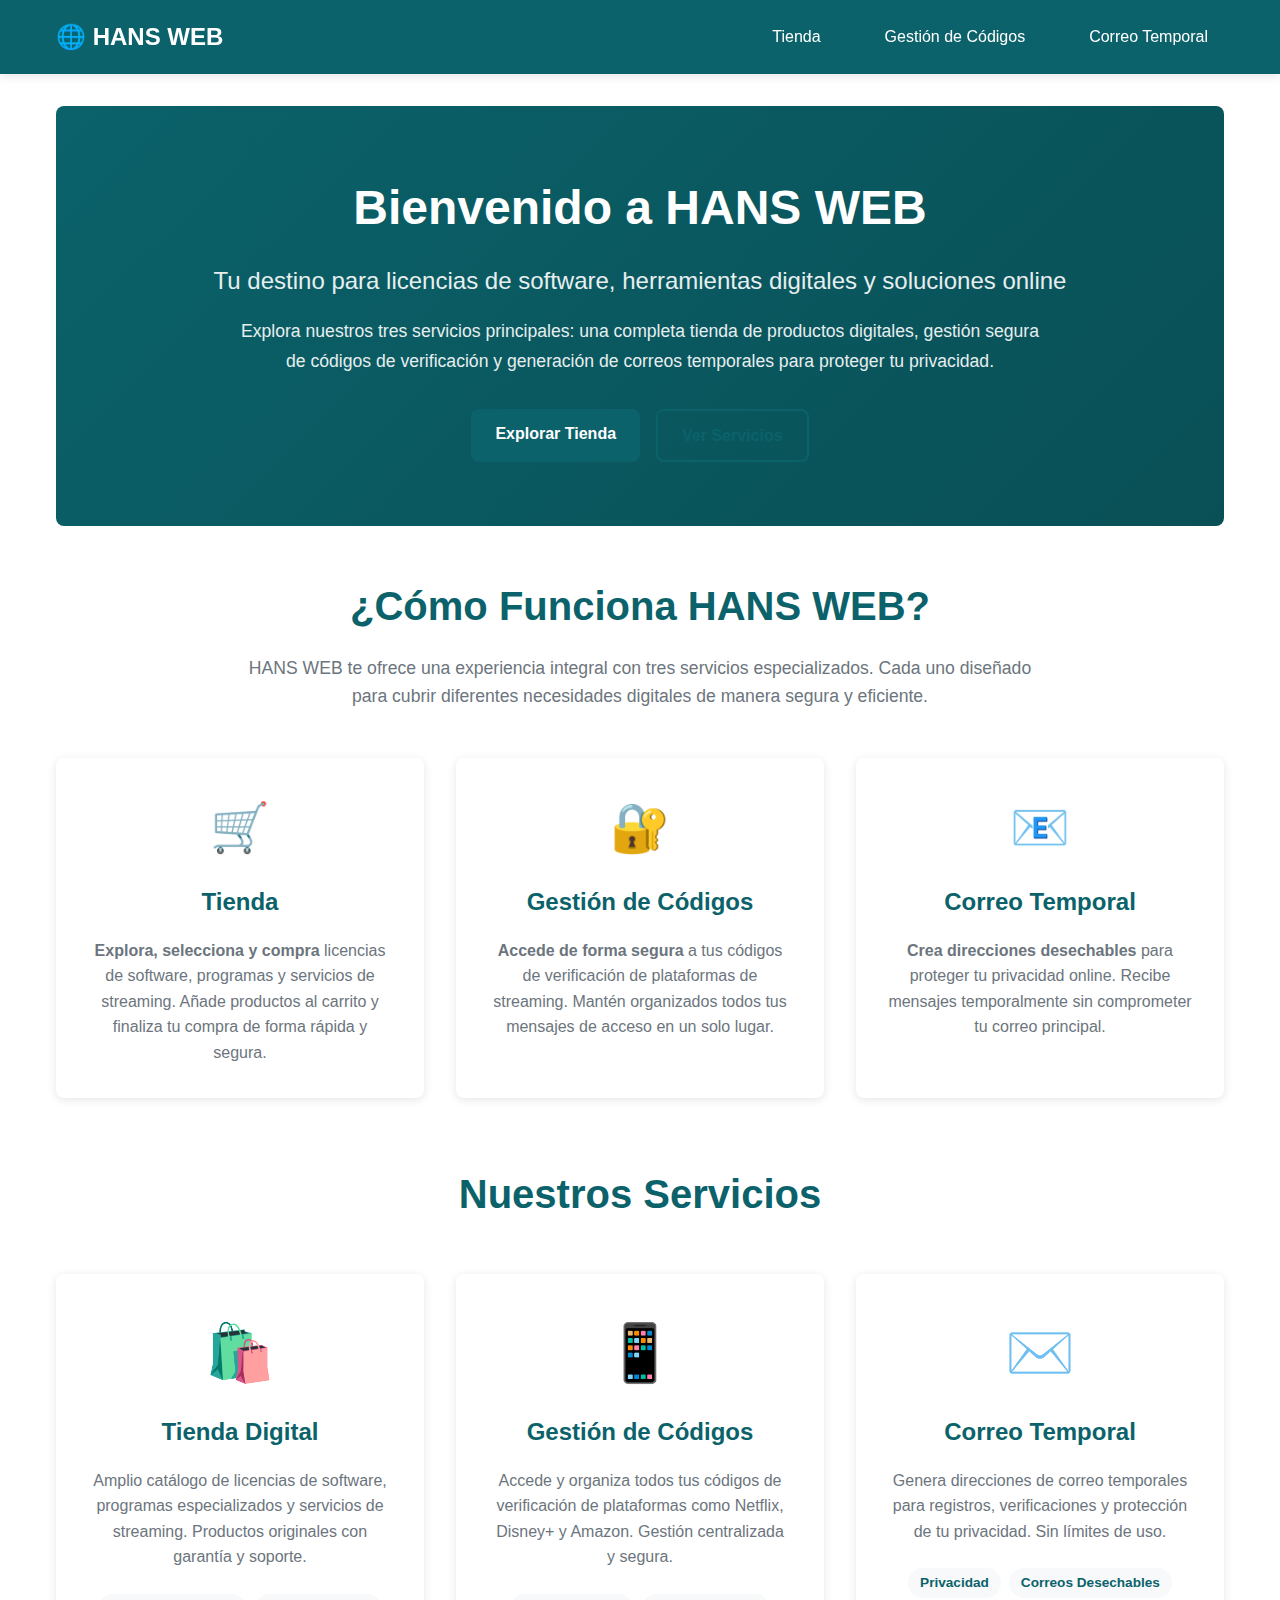
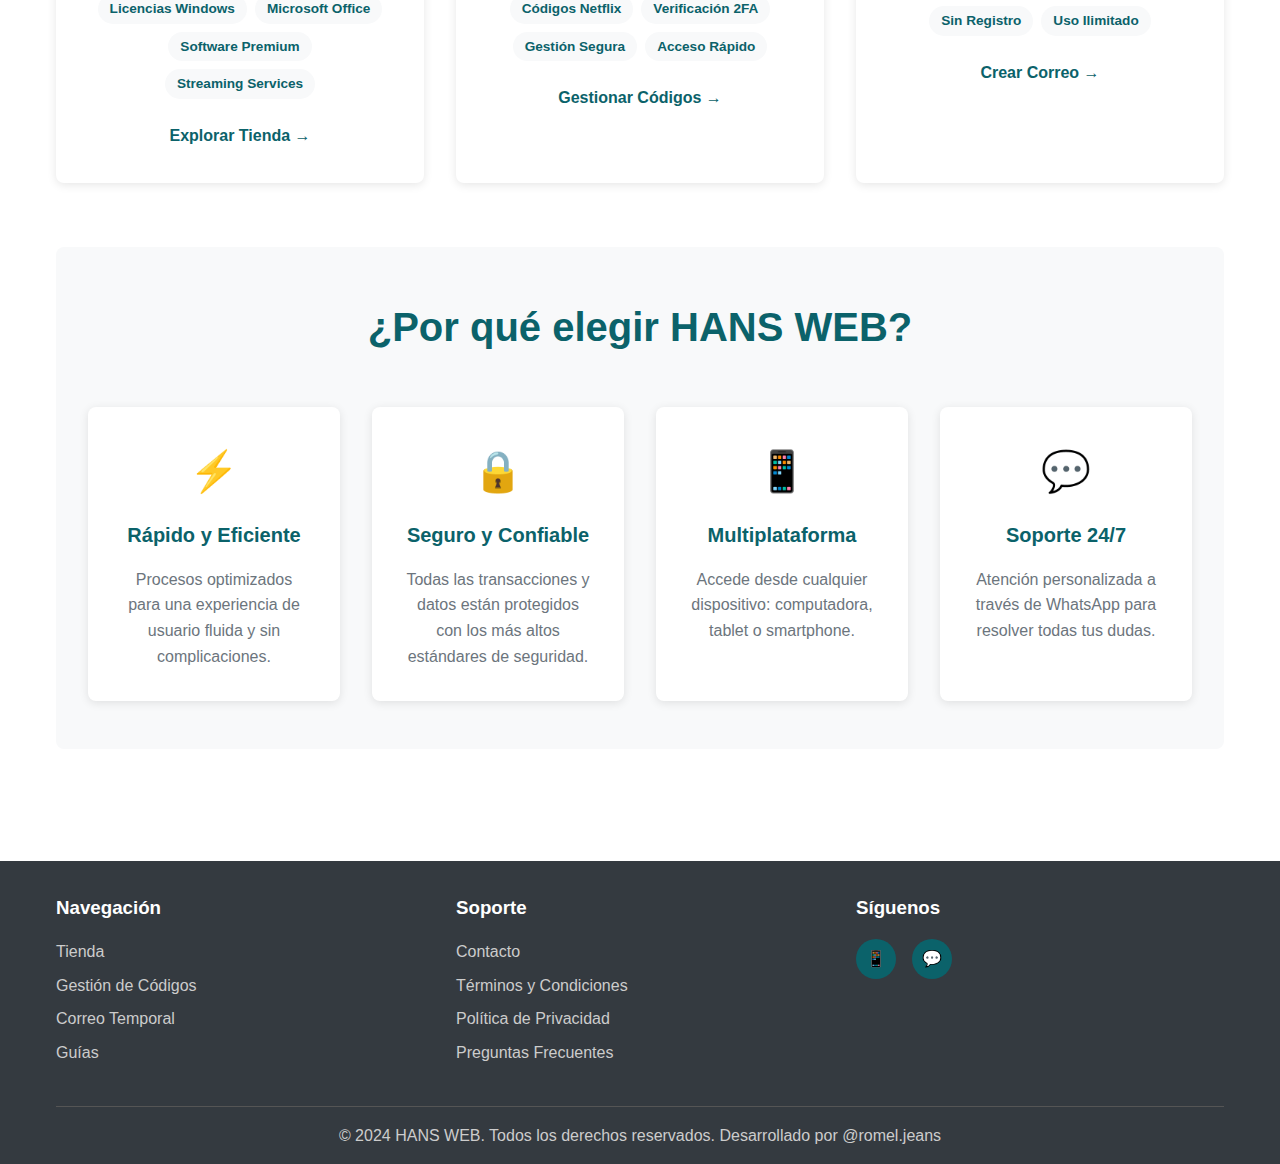
<file: index.html>
<!DOCTYPE html>
<html lang="es">
<head>
    <meta charset="UTF-8">
    <meta name="viewport" content="width=device-width, initial-scale=1.0">
    <title>HANS WEB - Tu destino para licencias de software y soluciones digitales</title>
    <meta name="description" content="HANS WEB ofrece licencias de software, herramientas digitales, gestión de códigos y correo temporal. Tu solución completa para productos digitales.">
    <link rel="stylesheet" href="styles/base.css">
    <link rel="stylesheet" href="styles/index.css">
    <link rel="icon" type="image/x-icon" href="favicon.ico">
</head>
<body>
    <header>
        <div class="header-container">
            <a href="index.html" class="logo">
                <span>🌐 HANS WEB</span>
            </a>
            
            <nav class="nav">
                <ul class="nav-menu">
                    <li class="nav-item dropdown">
                        <a href="tienda.html" class="nav-link">Tienda</a>
                        <div class="dropdown-menu">
                            <a href="Tienda/windowsoffice.html" class="dropdown-item">Windows y Office</a>
                            <a href="Tienda/programas.html" class="dropdown-item">Programas</a>
                            <a href="Tienda/streaming.html" class="dropdown-item">Streaming</a>
                        </div>
                    </li>
                    <li class="nav-item">
                        <a href="gestion-codigos.html" class="nav-link">Gestión de Códigos</a>
                    </li>
                    <li class="nav-item">
                        <a href="correo-temporal.html" class="nav-link">Correo Temporal</a>
                    </li>
                </ul>
            </nav>

            <div class="mobile-controls">
                <button class="cart-btn cart-hidden" onclick="toggleCart()">
                    🛒 Carrito
                    <span class="cart-count">0</span>
                </button>
                <button class="hamburger">
                    <span></span>
                    <span></span>
                    <span></span>
                </button>
            </div>
        </div>
    </header>

    <main>
        <!-- Hero Section -->
        <section class="hero">
            <div class="hero-content">
                <h1>Bienvenido a HANS WEB</h1>
                <p class="hero-subtitle">Tu destino para licencias de software, herramientas digitales y soluciones online</p>
                <p class="hero-description">
                    Explora nuestros tres servicios principales: una completa tienda de productos digitales, 
                    gestión segura de códigos de verificación y generación de correos temporales para proteger tu privacidad.
                </p>
                <div class="hero-buttons">
                    <a href="tienda.html" class="btn btn-primary">Explorar Tienda</a>
                    <a href="#servicios" class="btn btn-outline">Ver Servicios</a>
                </div>
            </div>
        </section>

        <!-- Cómo Funciona -->
        <section class="how-it-works">
            <h2>¿Cómo Funciona HANS WEB?</h2>
            <p class="section-description">
                HANS WEB te ofrece una experiencia integral con tres servicios especializados. 
                Cada uno diseñado para cubrir diferentes necesidades digitales de manera segura y eficiente.
            </p>
            
            <div class="process-grid">
                <div class="process-item">
                    <div class="process-icon">🛒</div>
                    <h3>Tienda</h3>
                    <p><strong>Explora, selecciona y compra</strong> licencias de software, programas y servicios de streaming. Añade productos al carrito y finaliza tu compra de forma rápida y segura.</p>
                </div>
                <div class="process-item">
                    <div class="process-icon">🔐</div>
                    <h3>Gestión de Códigos</h3>
                    <p><strong>Accede de forma segura</strong> a tus códigos de verificación de plataformas de streaming. Mantén organizados todos tus mensajes de acceso en un solo lugar.</p>
                </div>
                <div class="process-item">
                    <div class="process-icon">📧</div>
                    <h3>Correo Temporal</h3>
                    <p><strong>Crea direcciones desechables</strong> para proteger tu privacidad online. Recibe mensajes temporalmente sin comprometer tu correo principal.</p>
                </div>
            </div>
        </section>

        <!-- Servicios Principales -->
        <section id="servicios" class="main-services">
            <h2>Nuestros Servicios</h2>
            <div class="services-grid">
                <div class="service-card" onclick="location.href='tienda.html'">
                    <div class="service-icon">🛍️</div>
                    <h3>Tienda Digital</h3>
                    <p>Amplio catálogo de licencias de software, programas especializados y servicios de streaming. Productos originales con garantía y soporte.</p>
                    <div class="service-keywords">
                        <span class="keyword">Licencias Windows</span>
                        <span class="keyword">Microsoft Office</span>
                        <span class="keyword">Software Premium</span>
                        <span class="keyword">Streaming Services</span>
                    </div>
                    <div class="service-action">
                        <span>Explorar Tienda →</span>
                    </div>
                </div>

                <div class="service-card" onclick="location.href='gestion-codigos.html'">
                    <div class="service-icon">📱</div>
                    <h3>Gestión de Códigos</h3>
                    <p>Accede y organiza todos tus códigos de verificación de plataformas como Netflix, Disney+ y Amazon. Gestión centralizada y segura.</p>
                    <div class="service-keywords">
                        <span class="keyword">Códigos Netflix</span>
                        <span class="keyword">Verificación 2FA</span>
                        <span class="keyword">Gestión Segura</span>
                        <span class="keyword">Acceso Rápido</span>
                    </div>
                    <div class="service-action">
                        <span>Gestionar Códigos →</span>
                    </div>
                </div>

                <div class="service-card" onclick="location.href='correo-temporal.html'">
                    <div class="service-icon">✉️</div>
                    <h3>Correo Temporal</h3>
                    <p>Genera direcciones de correo temporales para registros, verificaciones y protección de tu privacidad. Sin límites de uso.</p>
                    <div class="service-keywords">
                        <span class="keyword">Privacidad</span>
                        <span class="keyword">Correos Desechables</span>
                        <span class="keyword">Sin Registro</span>
                        <span class="keyword">Uso Ilimitado</span>
                    </div>
                    <div class="service-action">
                        <span>Crear Correo →</span>
                    </div>
                </div>
            </div>
        </section>

        <!-- Características Adicionales -->
        <section class="features">
            <h2>¿Por qué elegir HANS WEB?</h2>
            <div class="features-grid">
                <div class="feature-item">
                    <div class="feature-icon">⚡</div>
                    <h3>Rápido y Eficiente</h3>
                    <p>Procesos optimizados para una experiencia de usuario fluida y sin complicaciones.</p>
                </div>
                <div class="feature-item">
                    <div class="feature-icon">🔒</div>
                    <h3>Seguro y Confiable</h3>
                    <p>Todas las transacciones y datos están protegidos con los más altos estándares de seguridad.</p>
                </div>
                <div class="feature-item">
                    <div class="feature-icon">📱</div>
                    <h3>Multiplataforma</h3>
                    <p>Accede desde cualquier dispositivo: computadora, tablet o smartphone.</p>
                </div>
                <div class="feature-item">
                    <div class="feature-icon">💬</div>
                    <h3>Soporte 24/7</h3>
                    <p>Atención personalizada a través de WhatsApp para resolver todas tus dudas.</p>
                </div>
            </div>
        </section>
    </main>

    <footer>
        <div class="footer-container">
            <div class="footer-content">
                <div class="footer-section">
                    <h3>Navegación</h3>
                    <ul class="footer-links">
                        <li><a href="tienda.html">Tienda</a></li>
                        <li><a href="gestion-codigos.html">Gestión de Códigos</a></li>
                        <li><a href="correo-temporal.html">Correo Temporal</a></li>
                        <li><a href="#">Guías</a></li>
                    </ul>
                </div>
                <div class="footer-section">
                    <h3>Soporte</h3>
                    <ul class="footer-links">
                        <li><a href="#">Contacto</a></li>
                        <li><a href="#">Términos y Condiciones</a></li>
                        <li><a href="#">Política de Privacidad</a></li>
                        <li><a href="#">Preguntas Frecuentes</a></li>
                    </ul>
                </div>
                <div class="footer-section">
                    <h3>Síguenos</h3>
                    <div class="social-links">
                        <a href="#" class="social-link" title="Telegram">📱</a>
                        <a href="https://wa.me/51965485348" class="social-link" title="WhatsApp">💬</a>
                    </div>
                </div>
            </div>
            <div class="footer-bottom">
                <p>&copy; 2024 HANS WEB. Todos los derechos reservados. Desarrollado por @romel.jeans</p>
            </div>
        </div>
    </footer>

    <script src="scripts/base.js"></script>
    <script src="scripts/index.js"></script>
</body>
</html>
</file>
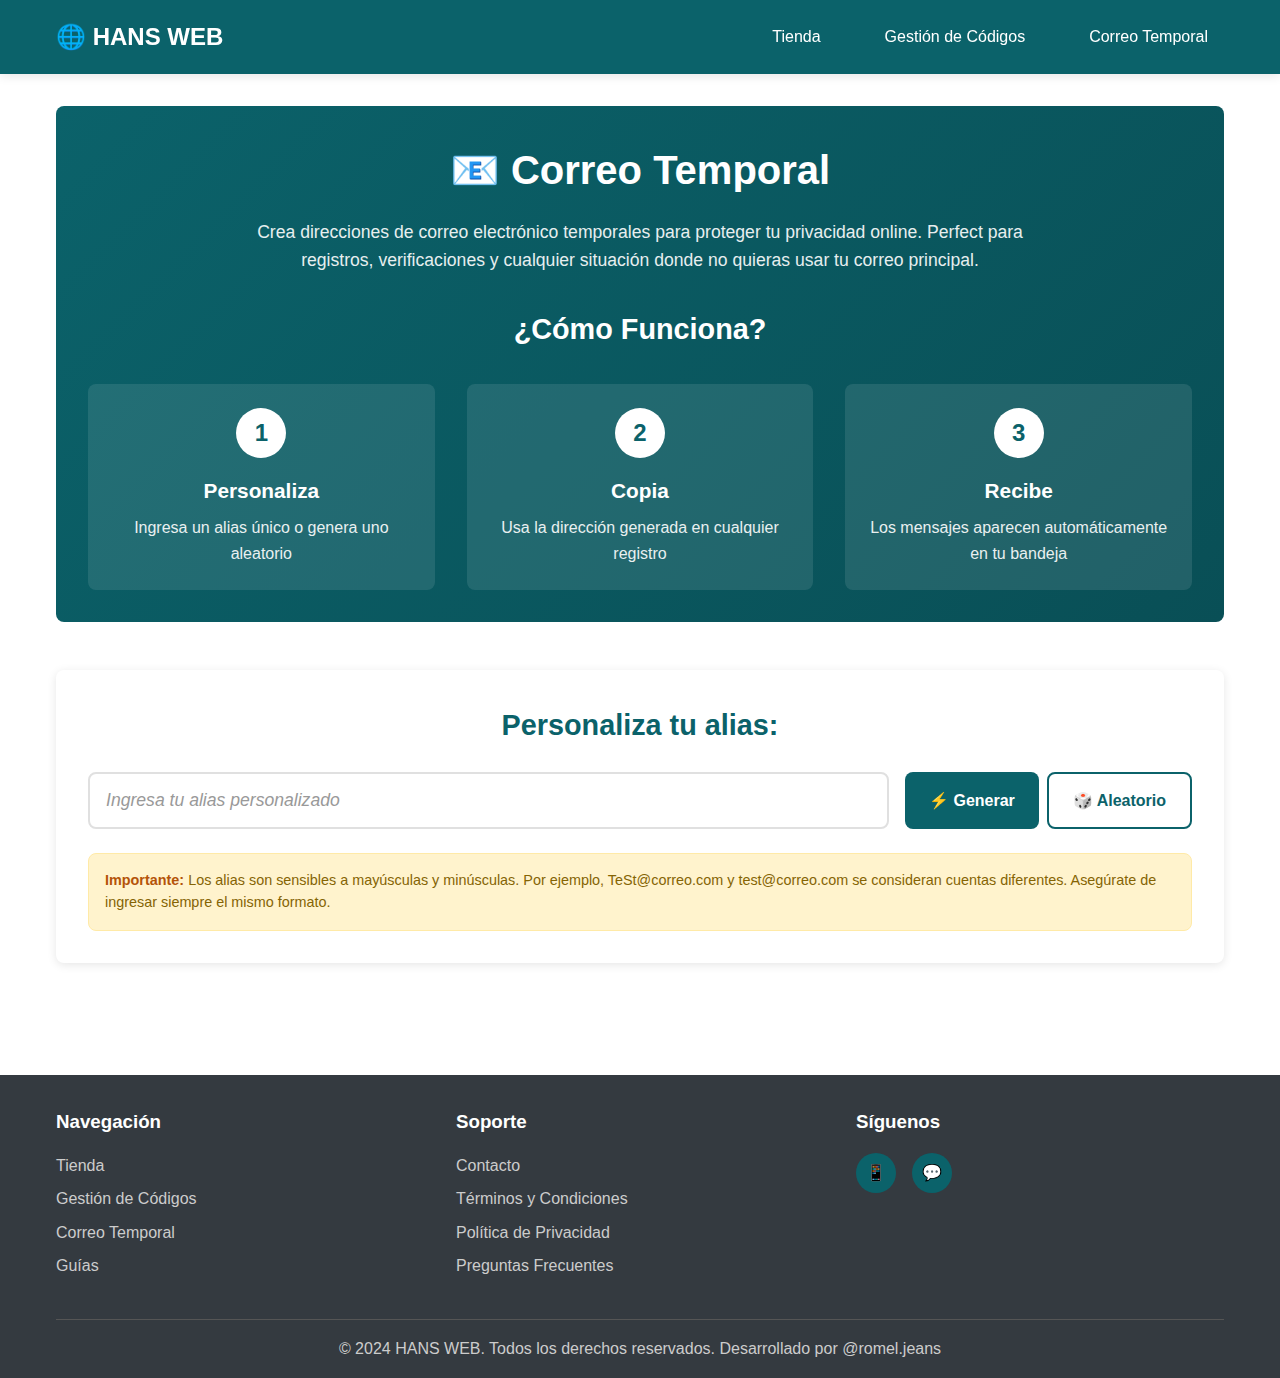
<file: correo-temporal.html>
<!DOCTYPE html>
<html lang="es">
<head>
    <meta charset="UTF-8">
    <meta name="viewport" content="width=device-width, initial-scale=1.0">
    <title>Correo Temporal - HANS WEB</title>
    <meta name="description" content="Genera direcciones de correo temporales para proteger tu privacidad online. Sin registro, uso ilimitado y completamente gratuito.">
    <link rel="stylesheet" href="styles/base.css">
    <link rel="stylesheet" href="styles/correo-temporal.css">
</head>
<body>
    <header>
        <div class="header-container">
            <a href="index.html" class="logo">
                <span>🌐 HANS WEB</span>
            </a>
            <nav class="nav">
                <ul class="nav-menu">
                    <li class="nav-item dropdown">
                        <a href="tienda.html" class="nav-link">Tienda</a>
                        <div class="dropdown-menu">
                            <a href="Tienda/windowsoffice.html" class="dropdown-item">Windows y Office</a>
                            <a href="Tienda/programas.html" class="dropdown-item">Programas</a>
                            <a href="Tienda/streaming.html" class="dropdown-item">Streaming</a>
                        </div>
                    </li>
                    <li class="nav-item">
                        <a href="gestion-codigos.html" class="nav-link">Gestión de Códigos</a>
                    </li>
                    <li class="nav-item">
                        <a href="correo-temporal.html" class="nav-link">Correo Temporal</a>
                    </li>
                </ul>
            </nav>
        </div>
    </header>

    <main>
        <!-- Introducción -->
        <section class="temp-email-intro">
            <h1>📧 Correo Temporal</h1>
            <p class="intro-description">
                Crea direcciones de correo electrónico temporales para proteger tu privacidad online. 
                Perfect para registros, verificaciones y cualquier situación donde no quieras usar tu correo principal.
            </p>
            
            <div class="how-it-works">
                <h2>¿Cómo Funciona?</h2>
                <div class="steps-grid">
                    <div class="step-item">
                        <div class="step-number">1</div>
                        <h3>Personaliza</h3>
                        <p>Ingresa un alias único o genera uno aleatorio</p>
                    </div>
                    <div class="step-item">
                        <div class="step-number">2</div>
                        <h3>Copia</h3>
                        <p>Usa la dirección generada en cualquier registro</p>
                    </div>
                    <div class="step-item">
                        <div class="step-number">3</div>
                        <h3>Recibe</h3>
                        <p>Los mensajes aparecen automáticamente en tu bandeja</p>
                    </div>
                </div>
            </div>
        </section>

        <!-- Personalizar Alias -->
        <section class="customize-alias" id="customizeSection">
            <div class="section-card">
                <h2>Personaliza tu alias:</h2>
                <div class="alias-input-group">
                    <input type="text" id="aliasInput" class="alias-input" placeholder="Ingresa tu alias personalizado" maxlength="50">
                    <div class="alias-buttons">
                        <button class="btn btn-primary" id="generateBtn" onclick="tempEmailManager.generateEmail()">
                            ⚡ Generar
                        </button>
                        <button class="btn btn-outline" id="randomBtn" onclick="tempEmailManager.generateRandomAlias()">
                            🎲 Aleatorio
                        </button>
                    </div>
                </div>
                <div class="warning-message">
                    <strong>Importante:</strong> Los alias son sensibles a mayúsculas y minúsculas. 
                    Por ejemplo, TeSt@correo.com y test@correo.com se consideran cuentas diferentes. 
                    Asegúrate de ingresar siempre el mismo formato.
                </div>
            </div>
        </section>

        <!-- Correo Listo -->
        <section class="email-ready" id="emailReadySection" style="display: none;">
            <div class="section-card">
                <h2>Tu correo temporal está listo</h2>
                <div class="email-display-group">
                    <div class="email-display" id="emailDisplay">
                        wjlcs.ejemplo@inbox.testmail.app
                    </div>
                    <button class="copy-btn" id="copyBtn" onclick="tempEmailManager.copyEmail()" title="Copiar correo">
                        📋
                    </button>
                </div>
                <div class="email-status">
                    <div class="status-indicator">
                        <span class="status-dot active" id="statusDot"></span>
                        <span class="status-text" id="statusText">Activo - Esperando correos...</span>
                    </div>
                    <div class="email-actions">
                        <button class="action-btn new-btn" onclick="tempEmailManager.newEmail()" title="Nuevo correo">
                            ➕ Nuevo
                        </button>
                        <button class="action-btn delete-btn" onclick="tempEmailManager.deleteEmail()" title="Eliminar correo">
                            🗑️ Eliminar
                        </button>
                    </div>
                </div>
            </div>
        </section>

        <!-- Bandeja de Entrada -->
        <section class="inbox-section" id="inboxSection" style="display: none;">
            <div class="section-card">
                <div class="inbox-header">
                    <div class="inbox-title">
                        <span class="inbox-icon">📬</span>
                        <h3>Bandeja de Entrada</h3>
                    </div>
                    <div class="inbox-controls">
                        <button class="control-btn refresh-btn" id="refreshBtn" onclick="tempEmailManager.refreshInbox()">
                            🔄 Actualizar
                        </button>
                        <select class="refresh-interval" id="refreshInterval" onchange="tempEmailManager.setRefreshInterval()">
                            <option value="5000">5 segundos</option>
                            <option value="15000" selected>15 segundos</option>
                            <option value="30000">30 segundos</option>
                            <option value="60000">1 minuto</option>
                        </select>
                    </div>
                </div>
                
                <div class="inbox-content" id="inboxContent">
                    <div class="empty-inbox">
                        <div class="empty-inbox-icon">📮</div>
                        <h4>No hay correos recibidos aún</h4>
                        <p>Los nuevos mensajes aparecerán aquí automáticamente</p>
                    </div>
                </div>
            </div>
        </section>

        <!-- Modal para ver email completo -->
        <div class="email-modal" id="emailModal" style="display: none;">
            <div class="modal-content">
                <div class="modal-header">
                    <h3 id="modalSubject">Asunto del mensaje</h3>
                    <button class="modal-close" onclick="tempEmailManager.closeModal()">&times;</button>
                </div>
                <div class="modal-body" id="modalBody">
                    <!-- Contenido del email -->
                </div>
                <div class="modal-footer">
                    <div class="email-meta" id="modalMeta">
                        <!-- Metadatos del email -->
                    </div>
                </div>
            </div>
        </div>
    </main>

    <footer>
        <div class="footer-container">
            <div class="footer-content">
                <div class="footer-section">
                    <h3>Navegación</h3>
                    <ul class="footer-links">
                        <li><a href="tienda.html">Tienda</a></li>
                        <li><a href="gestion-codigos.html">Gestión de Códigos</a></li>
                        <li><a href="correo-temporal.html">Correo Temporal</a></li>
                        <li><a href="#">Guías</a></li>
                    </ul>
                </div>
                <div class="footer-section">
                    <h3>Soporte</h3>
                    <ul class="footer-links">
                        <li><a href="#">Contacto</a></li>
                        <li><a href="#">Términos y Condiciones</a></li>
                        <li><a href="#">Política de Privacidad</a></li>
                        <li><a href="#">Preguntas Frecuentes</a></li>
                    </ul>
                </div>
                <div class="footer-section">
                    <h3>Síguenos</h3>
                    <div class="social-links">
                        <a href="#" class="social-link" title="Telegram">📱</a>
                        <a href="https://wa.me/51965485348" class="social-link" title="WhatsApp">💬</a>
                    </div>
                </div>
            </div>
            <div class="footer-bottom">
                <p>&copy; 2024 HANS WEB. Todos los derechos reservados. Desarrollado por @romel.jeans</p>
            </div>
        </div>
    </footer>

    <script src="scripts/base.js"></script>
    <script src="scripts/correo-temporal.js"></script>
</body>
</html>
</file>
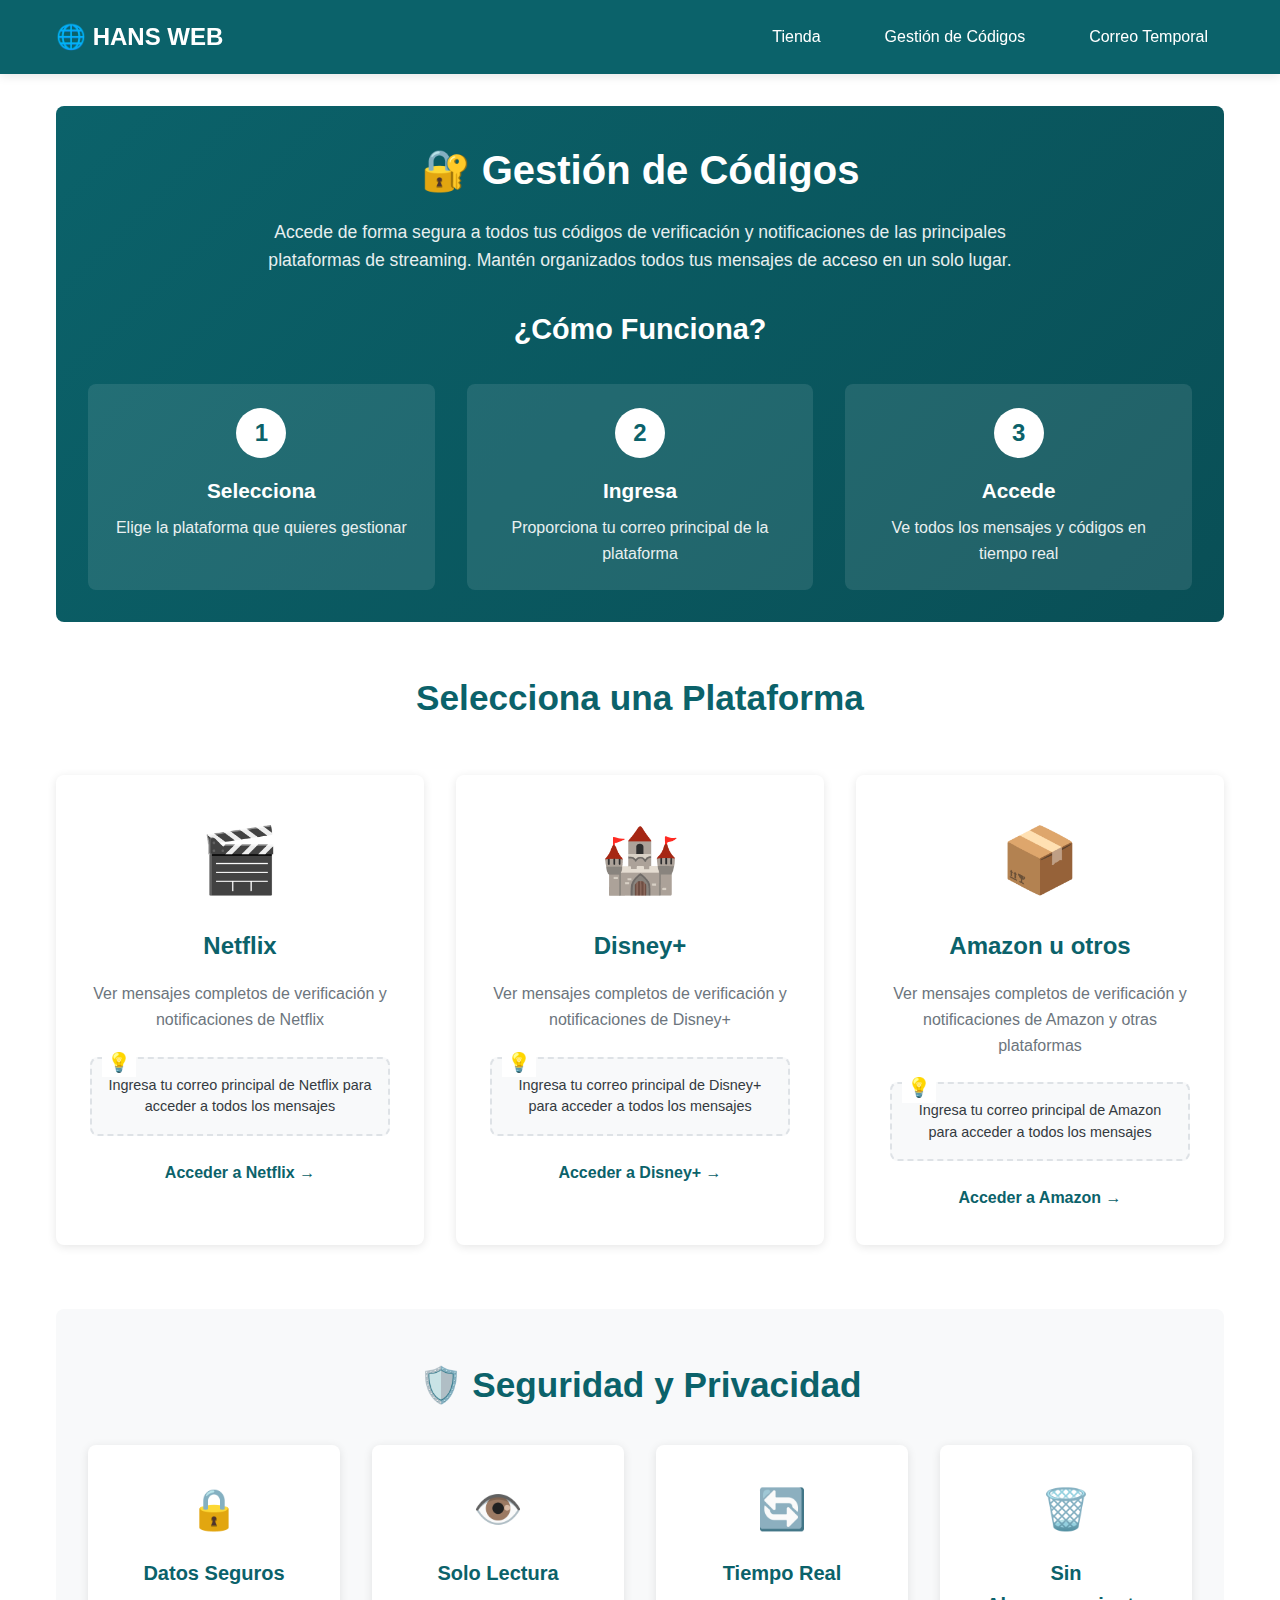
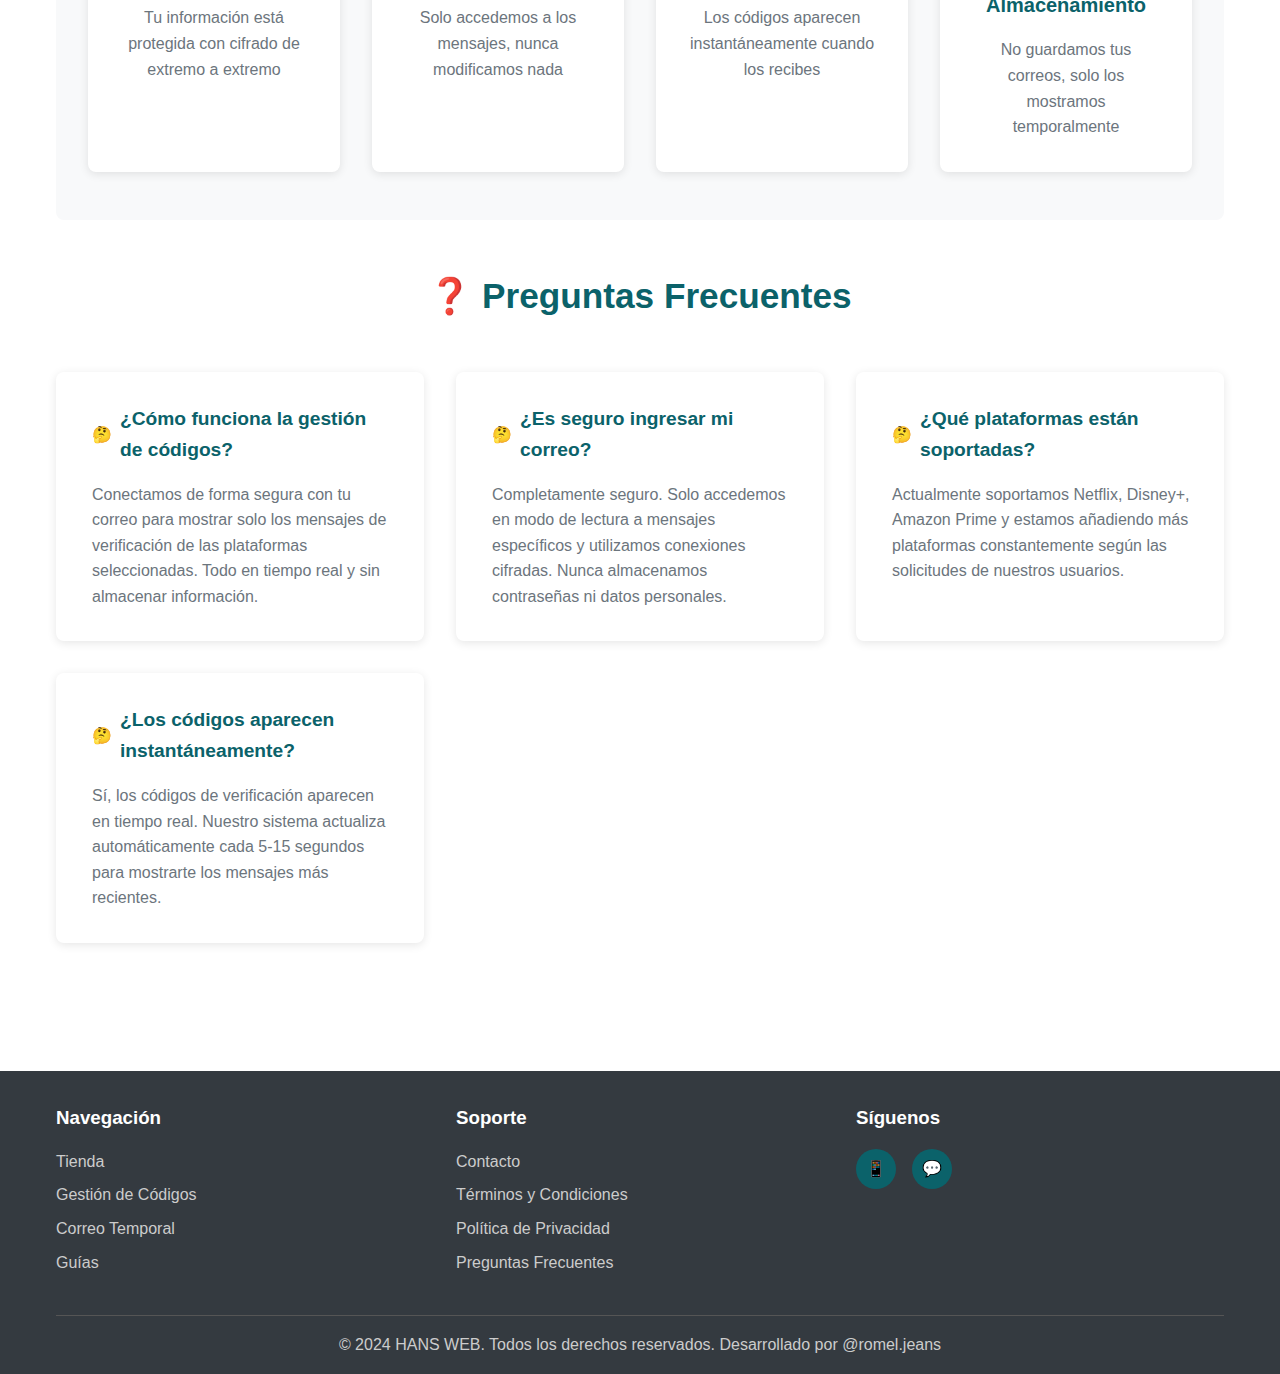
<file: gestion-codigos.html>
<!DOCTYPE html>
<html lang="es">
<head>
    <meta charset="UTF-8">
    <meta name="viewport" content="width=device-width, initial-scale=1.0">
    <title>Gestión de Códigos - HANS WEB</title>
    <meta name="description" content="Accede y organiza todos tus códigos de verificación de plataformas como Netflix, Disney+ y Amazon. Gestión centralizada y segura.">
    <link rel="stylesheet" href="styles/base.css">
    <link rel="stylesheet" href="styles/gestion-codigos.css">
</head>
<body>
    <header>
        <div class="header-container">
            <a href="index.html" class="logo">
                <span>🌐 HANS WEB</span>
            </a>
            <nav class="nav">
                <ul class="nav-menu">
                    <li class="nav-item dropdown">
                        <a href="tienda.html" class="nav-link">Tienda</a>
                        <div class="dropdown-menu">
                            <a href="Tienda/windowsoffice.html" class="dropdown-item">Windows y Office</a>
                            <a href="Tienda/programas.html" class="dropdown-item">Programas</a>
                            <a href="Tienda/streaming.html" class="dropdown-item">Streaming</a>
                        </div>
                    </li>
                    <li class="nav-item">
                        <a href="gestion-codigos.html" class="nav-link">Gestión de Códigos</a>
                    </li>
                    <li class="nav-item">
                        <a href="correo-temporal.html" class="nav-link">Correo Temporal</a>
                    </li>
                </ul>
            </nav>
        </div>
    </header>

    <main>
        <!-- Introducción -->
        <section class="codes-intro">
            <h1>🔐 Gestión de Códigos</h1>
            <p class="intro-description">
                Accede de forma segura a todos tus códigos de verificación y notificaciones de las principales 
                plataformas de streaming. Mantén organizados todos tus mensajes de acceso en un solo lugar.
            </p>
            
            <div class="how-it-works">
                <h2>¿Cómo Funciona?</h2>
                <div class="steps-grid">
                    <div class="step-item">
                        <div class="step-number">1</div>
                        <h3>Selecciona</h3>
                        <p>Elige la plataforma que quieres gestionar</p>
                    </div>
                    <div class="step-item">
                        <div class="step-number">2</div>
                        <h3>Ingresa</h3>
                        <p>Proporciona tu correo principal de la plataforma</p>
                    </div>
                    <div class="step-item">
                        <div class="step-number">3</div>
                        <h3>Accede</h3>
                        <p>Ve todos los mensajes y códigos en tiempo real</p>
                    </div>
                </div>
            </div>
        </section>

        <!-- Plataformas -->
        <section class="platforms-section">
            <h2>Selecciona una Plataforma</h2>
            <div class="platforms-grid">
                <div class="platform-card" onclick="location.href='Gestion-de-Codigos/Netflix.html'">
                    <div class="platform-icon">🎬</div>
                    <h3>Netflix</h3>
                    <p class="platform-description">
                        Ver mensajes completos de verificación y notificaciones de Netflix
                    </p>
                    <div class="platform-instruction">
                        <div class="instruction-box">
                            Ingresa tu correo principal de Netflix para acceder a todos los mensajes
                        </div>
                    </div>
                    <div class="platform-action">
                        <span>Acceder a Netflix →</span>
                    </div>
                </div>

                <div class="platform-card" onclick="location.href='Gestion-de-Codigos/Disney+.html'">
                    <div class="platform-icon">🏰</div>
                    <h3>Disney+</h3>
                    <p class="platform-description">
                        Ver mensajes completos de verificación y notificaciones de Disney+
                    </p>
                    <div class="platform-instruction">
                        <div class="instruction-box">
                            Ingresa tu correo principal de Disney+ para acceder a todos los mensajes
                        </div>
                    </div>
                    <div class="platform-action">
                        <span>Acceder a Disney+ →</span>
                    </div>
                </div>

                <div class="platform-card" onclick="location.href='Gestion-de-Codigos/Amazon-otros.html'">
                    <div class="platform-icon">📦</div>
                    <h3>Amazon u otros</h3>
                    <p class="platform-description">
                        Ver mensajes completos de verificación y notificaciones de Amazon y otras plataformas
                    </p>
                    <div class="platform-instruction">
                        <div class="instruction-box">
                            Ingresa tu correo principal de Amazon para acceder a todos los mensajes
                        </div>
                    </div>
                    <div class="platform-action">
                        <span>Acceder a Amazon →</span>
                    </div>
                </div>
            </div>
        </section>

        <!-- Información de seguridad -->
        <section class="security-info">
            <h2>🛡️ Seguridad y Privacidad</h2>
            <div class="security-grid">
                <div class="security-item">
                    <div class="security-icon">🔒</div>
                    <h3>Datos Seguros</h3>
                    <p>Tu información está protegida con cifrado de extremo a extremo</p>
                </div>
                <div class="security-item">
                    <div class="security-icon">👁️</div>
                    <h3>Solo Lectura</h3>
                    <p>Solo accedemos a los mensajes, nunca modificamos nada</p>
                </div>
                <div class="security-item">
                    <div class="security-icon">🔄</div>
                    <h3>Tiempo Real</h3>
                    <p>Los códigos aparecen instantáneamente cuando los recibes</p>
                </div>
                <div class="security-item">
                    <div class="security-icon">🗑️</div>
                    <h3>Sin Almacenamiento</h3>
                    <p>No guardamos tus correos, solo los mostramos temporalmente</p>
                </div>
            </div>
        </section>

        <!-- FAQ específico -->
        <section class="faq-section">
            <h2>❓ Preguntas Frecuentes</h2>
            <div class="faq-grid">
                <div class="faq-item">
                    <h3>¿Cómo funciona la gestión de códigos?</h3>
                    <p>Conectamos de forma segura con tu correo para mostrar solo los mensajes de verificación de las plataformas seleccionadas. Todo en tiempo real y sin almacenar información.</p>
                </div>
                <div class="faq-item">
                    <h3>¿Es seguro ingresar mi correo?</h3>
                    <p>Completamente seguro. Solo accedemos en modo de lectura a mensajes específicos y utilizamos conexiones cifradas. Nunca almacenamos contraseñas ni datos personales.</p>
                </div>
                <div class="faq-item">
                    <h3>¿Qué plataformas están soportadas?</h3>
                    <p>Actualmente soportamos Netflix, Disney+, Amazon Prime y estamos añadiendo más plataformas constantemente según las solicitudes de nuestros usuarios.</p>
                </div>
                <div class="faq-item">
                    <h3>¿Los códigos aparecen instantáneamente?</h3>
                    <p>Sí, los códigos de verificación aparecen en tiempo real. Nuestro sistema actualiza automáticamente cada 5-15 segundos para mostrarte los mensajes más recientes.</p>
                </div>
            </div>
        </section>
    </main>

    <footer>
        <div class="footer-container">
            <div class="footer-content">
                <div class="footer-section">
                    <h3>Navegación</h3>
                    <ul class="footer-links">
                        <li><a href="tienda.html">Tienda</a></li>
                        <li><a href="gestion-codigos.html">Gestión de Códigos</a></li>
                        <li><a href="correo-temporal.html">Correo Temporal</a></li>
                        <li><a href="#">Guías</a></li>
                    </ul>
                </div>
                <div class="footer-section">
                    <h3>Soporte</h3>
                    <ul class="footer-links">
                        <li><a href="#">Contacto</a></li>
                        <li><a href="#">Términos y Condiciones</a></li>
                        <li><a href="#">Política de Privacidad</a></li>
                        <li><a href="#">Preguntas Frecuentes</a></li>
                    </ul>
                </div>
                <div class="footer-section">
                    <h3>Síguenos</h3>
                    <div class="social-links">
                        <a href="#" class="social-link" title="Telegram">📱</a>
                        <a href="https://wa.me/51965485348" class="social-link" title="WhatsApp">💬</a>
                    </div>
                </div>
            </div>
            <div class="footer-bottom">
                <p>&copy; 2024 HANS WEB. Todos los derechos reservados. Desarrollado por @romel.jeans</p>
            </div>
        </div>
    </footer>

    <script src="scripts/base.js"></script>
    <script src="scripts/gestion-codigos.js"></script>
</body>
</html>
</file>
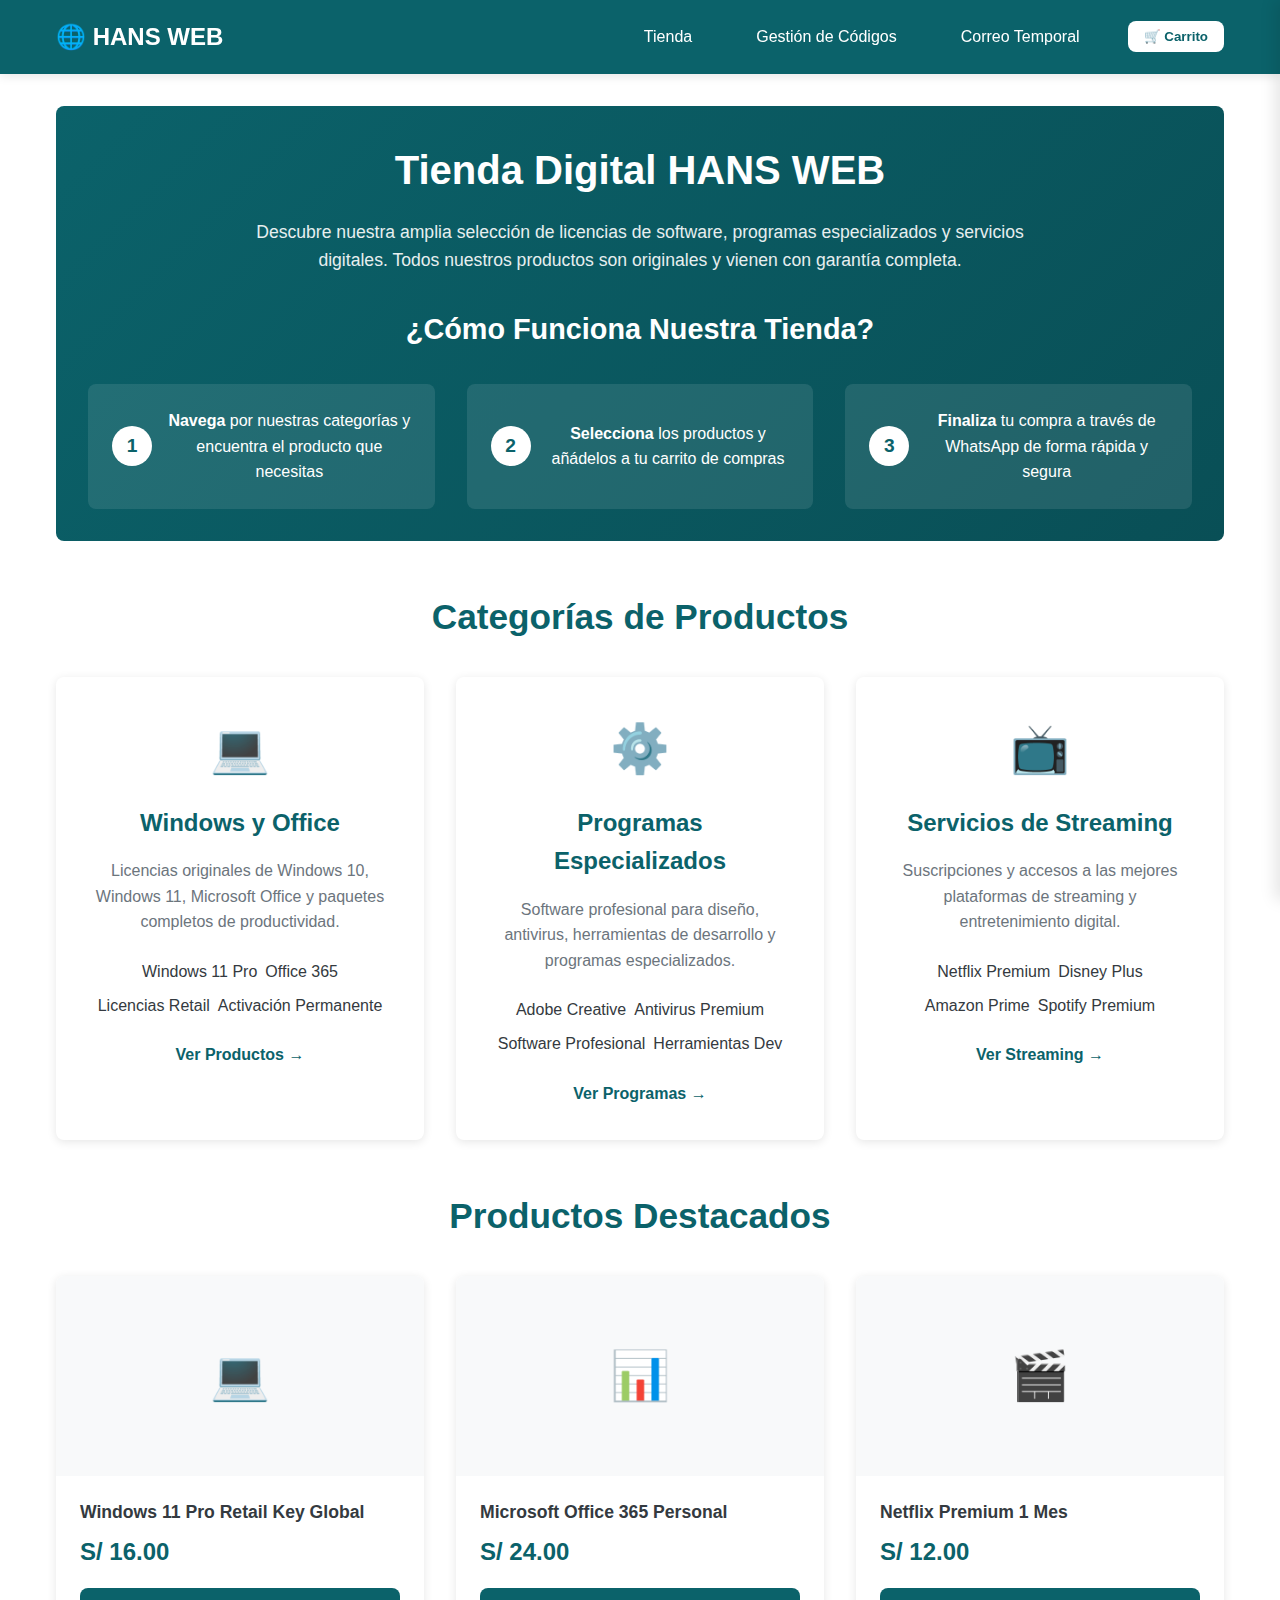
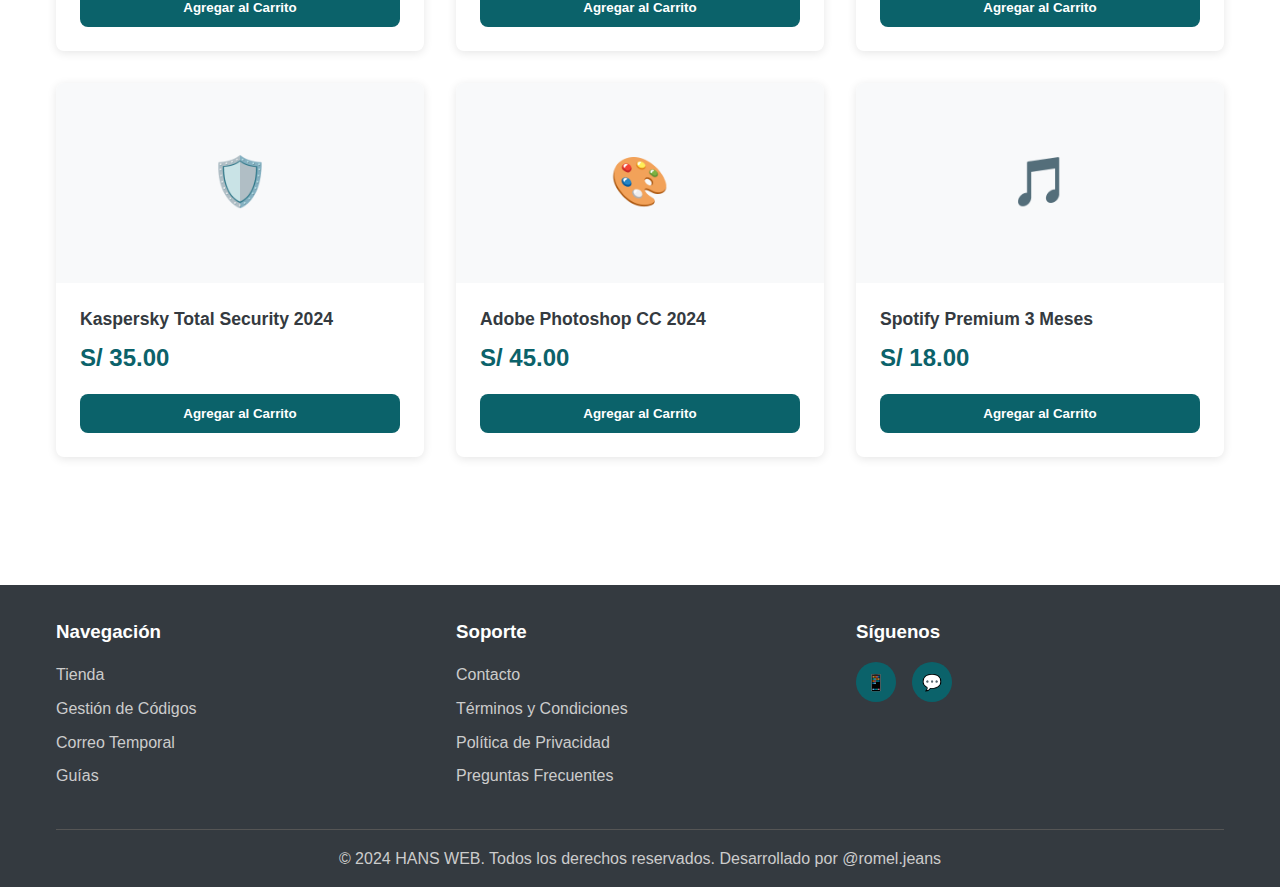
<file: tienda.html>
<!DOCTYPE html>
<html lang="es">
<head>
    <meta charset="UTF-8">
    <meta name="viewport" content="width=device-width, initial-scale=1.0">
    <title>Tienda - HANS WEB</title>
    <meta name="description" content="Descubre nuestra amplia selección de licencias de software, programas y servicios digitales en HANS WEB.">
    <link rel="stylesheet" href="styles/base.css">
    <link rel="stylesheet" href="styles/tienda.css">
</head>
<body>
    <header>
        <div class="header-container">
            <a href="index.html" class="logo">
                <span>🌐 HANS WEB</span>
            </a>
            <nav class="nav">
                <ul class="nav-menu">
                    <li class="nav-item dropdown">
                        <a href="tienda.html" class="nav-link">Tienda</a>
                        <div class="dropdown-menu">
                            <a href="Tienda/windowsoffice.html" class="dropdown-item">Windows y Office</a>
                            <a href="Tienda/programas.html" class="dropdown-item">Programas</a>
                            <a href="Tienda/streaming.html" class="dropdown-item">Streaming</a>
                        </div>
                    </li>
                    <li class="nav-item">
                        <a href="gestion-codigos.html" class="nav-link">Gestión de Códigos</a>
                    </li>
                    <li class="nav-item">
                        <a href="correo-temporal.html" class="nav-link">Correo Temporal</a>
                    </li>
                </ul>
                <button class="cart-btn" onclick="toggleCart()">
                    🛒 Carrito
                    <span class="cart-count">0</span>
                </button>
            </nav>
        </div>
    </header>

    <main>
        <!-- Descripción de la Tienda -->
        <section class="store-intro">
            <h1>Tienda Digital HANS WEB</h1>
            <p class="store-description">
                Descubre nuestra amplia selección de licencias de software, programas especializados y servicios digitales. 
                Todos nuestros productos son originales y vienen con garantía completa.
            </p>
            
            <div class="how-it-works-store">
                <h2>¿Cómo Funciona Nuestra Tienda?</h2>
                <div class="steps">
                    <div class="step">
                        <div class="step-number">1</div>
                        <p><strong>Navega</strong> por nuestras categorías y encuentra el producto que necesitas</p>
                    </div>
                    <div class="step">
                        <div class="step-number">2</div>
                        <p><strong>Selecciona</strong> los productos y añádelos a tu carrito de compras</p>
                    </div>
                    <div class="step">
                        <div class="step-number">3</div>
                        <p><strong>Finaliza</strong> tu compra a través de WhatsApp de forma rápida y segura</p>
                    </div>
                </div>
            </div>
        </section>

        <!-- Categorías de la Tienda -->
        <section class="store-categories">
            <h2>Categorías de Productos</h2>
            <div class="categories-grid">
                <div class="category-card" onclick="location.href='Tienda/windowsoffice.html'">
                    <div class="category-icon">💻</div>
                    <h3>Windows y Office</h3>
                    <p>Licencias originales de Windows 10, Windows 11, Microsoft Office y paquetes completos de productividad.</p>
                    <div class="category-keywords">
                        <span class="keyword">Windows 11 Pro</span>
                        <span class="keyword">Office 365</span>
                        <span class="keyword">Licencias Retail</span>
                        <span class="keyword">Activación Permanente</span>
                    </div>
                    <div class="category-action">
                        <span>Ver Productos →</span>
                    </div>
                </div>

                <div class="category-card" onclick="location.href='Tienda/programas.html'">
                    <div class="category-icon">⚙️</div>
                    <h3>Programas Especializados</h3>
                    <p>Software profesional para diseño, antivirus, herramientas de desarrollo y programas especializados.</p>
                    <div class="category-keywords">
                        <span class="keyword">Adobe Creative</span>
                        <span class="keyword">Antivirus Premium</span>
                        <span class="keyword">Software Profesional</span>
                        <span class="keyword">Herramientas Dev</span>
                    </div>
                    <div class="category-action">
                        <span>Ver Programas →</span>
                    </div>
                </div>

                <div class="category-card" onclick="location.href='Tienda/streaming.html'">
                    <div class="category-icon">📺</div>
                    <h3>Servicios de Streaming</h3>
                    <p>Suscripciones y accesos a las mejores plataformas de streaming y entretenimiento digital.</p>
                    <div class="category-keywords">
                        <span class="keyword">Netflix Premium</span>
                        <span class="keyword">Disney Plus</span>
                        <span class="keyword">Amazon Prime</span>
                        <span class="keyword">Spotify Premium</span>
                    </div>
                    <div class="category-action">
                        <span>Ver Streaming →</span>
                    </div>
                </div>
            </div>
        </section>

        <!-- Productos Destacados -->
        <section class="featured-products">
            <h2>Productos Destacados</h2>
            <div class="products-grid" id="featuredProducts">
                <!-- Los productos se cargarán dinámicamente -->
            </div>
        </section>
    </main>

    <!-- Carrito Lateral -->
    <div id="cartSidebar" class="cart-sidebar">
        <div class="cart-header">
            <h3>🛒 Carro de la Compra</h3>
            <button class="cart-close" onclick="toggleCart()">&times;</button>
        </div>
        <div class="cart-content" id="cartContent">
            <div class="empty-cart">
                <div class="empty-cart-icon">🛒</div>
                <p>Tu carrito está vacío</p>
                <small>Agrega productos para comenzar tu compra</small>
            </div>
        </div>
        <div class="cart-footer" id="cartFooter" style="display: none;">
            <div class="cart-total">
                <strong>Total: S/ <span id="cartTotalAmount">0.00</span></strong>
            </div>
            <button class="btn btn-primary btn-block" onclick="window.hansWeb.redirectToWhatsApp()">
                Finalizar Compra
            </button>
        </div>
    </div>

    <footer>
        <div class="footer-container">
            <div class="footer-content">
                <div class="footer-section">
                    <h3>Navegación</h3>
                    <ul class="footer-links">
                        <li><a href="tienda.html">Tienda</a></li>
                        <li><a href="gestion-codigos.html">Gestión de Códigos</a></li>
                        <li><a href="correo-temporal.html">Correo Temporal</a></li>
                        <li><a href="#">Guías</a></li>
                    </ul>
                </div>
                <div class="footer-section">
                    <h3>Soporte</h3>
                    <ul class="footer-links">
                        <li><a href="#">Contacto</a></li>
                        <li><a href="#">Términos y Condiciones</a></li>
                        <li><a href="#">Política de Privacidad</a></li>
                        <li><a href="#">Preguntas Frecuentes</a></li>
                    </ul>
                </div>
                <div class="footer-section">
                    <h3>Síguenos</h3>
                    <div class="social-links">
                        <a href="#" class="social-link" title="Telegram">📱</a>
                        <a href="https://wa.me/51965485348" class="social-link" title="WhatsApp">💬</a>
                    </div>
                </div>
            </div>
            <div class="footer-bottom">
                <p>&copy; 2024 HANS WEB. Todos los derechos reservados. Desarrollado por @romel.jeans</p>
            </div>
        </div>
    </footer>

    <script src="scripts/base.js"></script>
    <script src="scripts/tienda.js"></script>
</body>
</html>
</file>
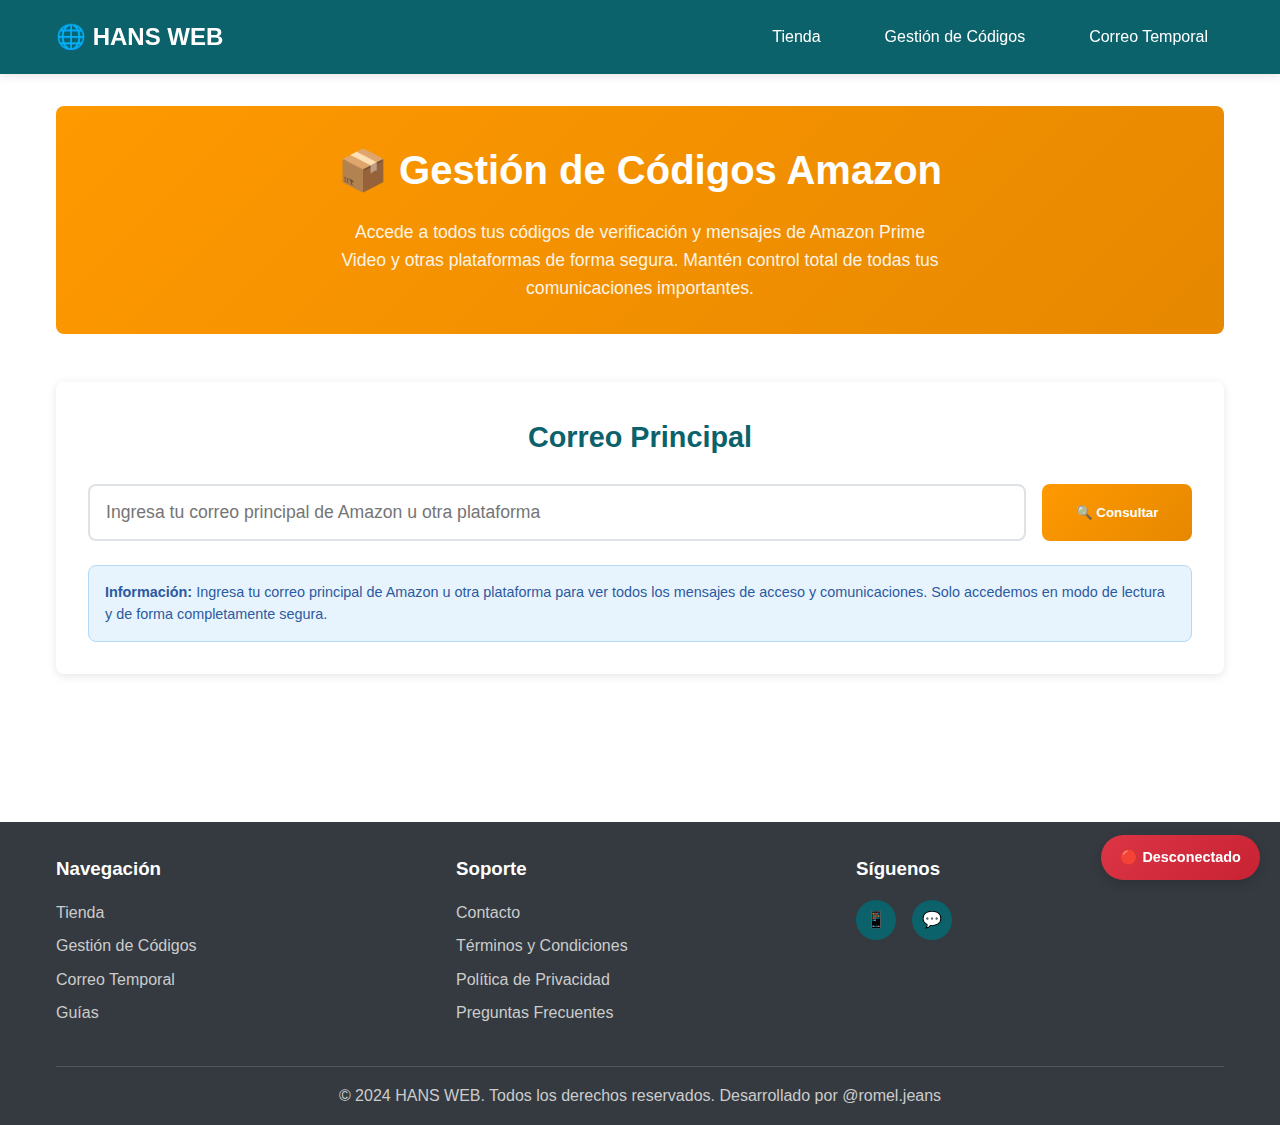
<file: Gestion-de-Codigos/Amazon-otros.html>
<!DOCTYPE html>
<html lang="es">
<head>
    <meta charset="UTF-8">
    <meta name="viewport" content="width=device-width, initial-scale=1.0">
    <title>Gestión de Códigos Amazon - HANS WEB</title>
    <meta name="description" content="Accede a todos tus códigos de verificación y mensajes de Amazon y otras plataformas de forma segura y en tiempo real.">
    <link rel="stylesheet" href="../styles/base.css">
    <link rel="stylesheet" href="../styles/gestion-codigos.css">
    <link rel="stylesheet" href="../styles/platform-codes.css">
</head>
<body>
    <header>
        <div class="header-container">
            <a href="../index.html" class="logo">
                <span>🌐 HANS WEB</span>
            </a>
            <nav class="nav">
                <ul class="nav-menu">
                    <li class="nav-item dropdown">
                        <a href="../tienda.html" class="nav-link">Tienda</a>
                        <div class="dropdown-menu">
                            <a href="../Tienda/windowsoffice.html" class="dropdown-item">Windows y Office</a>
                            <a href="../Tienda/programas.html" class="dropdown-item">Programas</a>
                            <a href="../Tienda/streaming.html" class="dropdown-item">Streaming</a>
                        </div>
                    </li>
                    <li class="nav-item">
                        <a href="../gestion-codigos.html" class="nav-link">Gestión de Códigos</a>
                    </li>
                    <li class="nav-item">
                        <a href="../correo-temporal.html" class="nav-link">Correo Temporal</a>
                    </li>
                </ul>
            </nav>
        </div>
    </header>

    <main>
        <!-- Header de Amazon -->
        <section class="platform-header amazon-header">
            <h1>📦 Gestión de Códigos Amazon</h1>
            <p>
                Accede a todos tus códigos de verificación y mensajes de Amazon Prime Video y otras plataformas de forma segura. 
                Mantén control total de todas tus comunicaciones importantes.
            </p>
        </section>

        <!-- Sección: Correo Principal -->
        <section class="email-input-section" id="emailInputSection">
            <h2>Correo Principal</h2>
            <div class="email-input-group">
                <input type="email" 
                       id="platformEmailInput" 
                       class="platform-email-input" 
                       placeholder="Ingresa tu correo principal de Amazon u otra plataforma"
                       maxlength="100">
                <button class="consult-btn amazon-btn" id="consultBtn" onclick="amazonManager.consultEmail()">
                    🔍 Consultar
                </button>
            </div>
            <div class="platform-warning">
                <strong>Información:</strong> Ingresa tu correo principal de Amazon u otra plataforma para ver todos los mensajes de acceso y comunicaciones. Solo accedemos en modo de lectura y de forma completamente segura.
            </div>
        </section>

        <!-- Sección: Tu correo principal está activo -->
        <section class="email-active-section" id="emailActiveSection" style="display: none;">
            <h2>Tu correo principal está activo</h2>
            <div class="email-display-group">
                <div class="email-display" id="emailDisplay">
                    ejemplo@correo.com
                </div>
                <button class="copy-btn amazon-btn" id="copyBtn" onclick="amazonManager.copyEmail()" title="Copiar correo">
                    📋
                </button>
            </div>
            <div class="email-status">
                <div class="status-indicator">
                    <span class="status-dot active" id="statusDot"></span>
                    <span class="status-text" id="statusText">Activo - Esperando correos...</span>
                </div>
                <div class="email-actions">
                    <button class="action-btn change-btn amazon-btn" onclick="amazonManager.changeEmail()" title="Cambiar correo">
                        🔄 Cambiar correo
                    </button>
                </div>
            </div>
        </section>

        <!-- Sección: Bandeja de Entrada -->
        <section class="platform-inbox-section" id="inboxSection" style="display: none;">
            <div class="inbox-header">
                <div class="inbox-title">
                    <span class="inbox-icon">📬</span>
                    <h3>Bandeja de Entrada</h3>
                </div>
                <div class="inbox-controls">
                    <button class="control-btn refresh-btn amazon-btn" id="refreshBtn" onclick="amazonManager.refreshInbox()">
                        🔄 Actualizar
                    </button>
                    <select class="refresh-interval" id="refreshInterval" onchange="amazonManager.setRefreshInterval()">
                        <option value="5000">5 segundos</option>
                        <option value="15000" selected>15 segundos</option>
                        <option value="30000">30 segundos</option>
                        <option value="60000">1 minuto</option>
                    </select>
                </div>
            </div>
            
            <div class="inbox-content" id="inboxContent">
                <div class="empty-inbox">
                    <div class="empty-inbox-icon">📮</div>
                    <h4>No hay correos recibidos aún</h4>
                    <p>Los nuevos mensajes aparecerán aquí automáticamente</p>
                </div>
            </div>
        </section>

        <!-- Modal para ver email completo -->
        <div class="email-modal" id="emailModal" style="display: none;">
            <div class="modal-content">
                <div class="modal-header amazon-modal-header">
                    <h3 id="modalSubject">Asunto del mensaje</h3>
                    <button class="modal-close" onclick="amazonManager.closeModal()">&times;</button>
                </div>
                <div class="modal-body" id="modalBody">
                    <!-- Contenido del email -->
                </div>
                <div class="modal-footer">
                    <div class="email-meta" id="modalMeta">
                        <!-- Metadatos del email -->
                    </div>
                </div>
            </div>
        </div>
    </main>

    <footer>
        <div class="footer-container">
            <div class="footer-content">
                <div class="footer-section">
                    <h3>Navegación</h3>
                    <ul class="footer-links">
                        <li><a href="../tienda.html">Tienda</a></li>
                        <li><a href="../gestion-codigos.html">Gestión de Códigos</a></li>
                        <li><a href="../correo-temporal.html">Correo Temporal</a></li>
                        <li><a href="#">Guías</a></li>
                    </ul>
                </div>
                <div class="footer-section">
                    <h3>Soporte</h3>
                    <ul class="footer-links">
                        <li><a href="#">Contacto</a></li>
                        <li><a href="#">Términos y Condiciones</a></li>
                        <li><a href="#">Política de Privacidad</a></li>
                        <li><a href="#">Preguntas Frecuentes</a></li>
                    </ul>
                </div>
                <div class="footer-section">
                    <h3>Síguenos</h3>
                    <div class="social-links">
                        <a href="#" class="social-link" title="Telegram">📱</a>
                        <a href="https://wa.me/51965485348" class="social-link" title="WhatsApp">💬</a>
                    </div>
                </div>
            </div>
            <div class="footer-bottom">
                <p>&copy; 2024 HANS WEB. Todos los derechos reservados. Desarrollado por @romel.jeans</p>
            </div>
        </div>
    </footer>

    <script src="../scripts/base.js"></script>
    <script src="../scripts/platform-codes.js"></script>
    <script>
        document.addEventListener('DOMContentLoaded', () => {
            window.amazonManager = new PlatformCodesManager('Amazon');
        });
    </script>
</body>
</html>
</file>
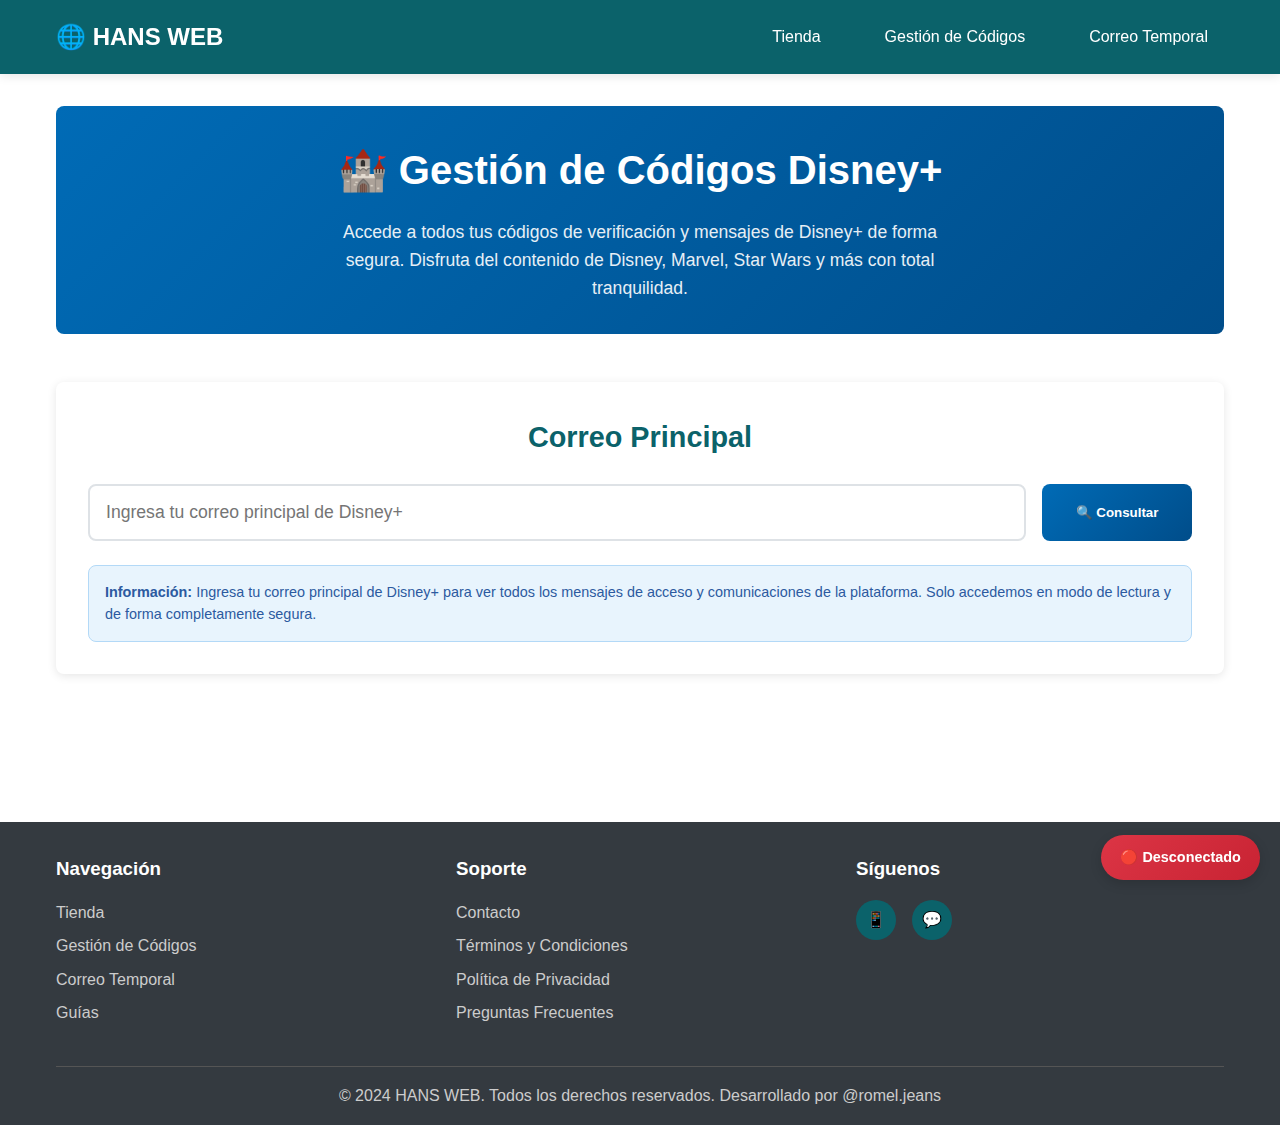
<file: Gestion-de-Codigos/Disney+.html>
<!DOCTYPE html>
<html lang="es">
<head>
    <meta charset="UTF-8">
    <meta name="viewport" content="width=device-width, initial-scale=1.0">
    <title>Gestión de Códigos Disney+ - HANS WEB</title>
    <meta name="description" content="Accede a todos tus códigos de verificación y mensajes de Disney+ de forma segura y en tiempo real.">
    <link rel="stylesheet" href="../styles/base.css">
    <link rel="stylesheet" href="../styles/gestion-codigos.css">
    <link rel="stylesheet" href="../styles/platform-codes.css">
</head>
<body>
    <header>
        <div class="header-container">
            <a href="../index.html" class="logo">
                <span>🌐 HANS WEB</span>
            </a>
            <nav class="nav">
                <ul class="nav-menu">
                    <li class="nav-item dropdown">
                        <a href="../tienda.html" class="nav-link">Tienda</a>
                        <div class="dropdown-menu">
                            <a href="../Tienda/windowsoffice.html" class="dropdown-item">Windows y Office</a>
                            <a href="../Tienda/programas.html" class="dropdown-item">Programas</a>
                            <a href="../Tienda/streaming.html" class="dropdown-item">Streaming</a>
                        </div>
                    </li>
                    <li class="nav-item">
                        <a href="../gestion-codigos.html" class="nav-link">Gestión de Códigos</a>
                    </li>
                    <li class="nav-item">
                        <a href="../correo-temporal.html" class="nav-link">Correo Temporal</a>
                    </li>
                </ul>
            </nav>
        </div>
    </header>

    <main>
        <!-- Header de Disney+ -->
        <section class="platform-header disney-header">
            <h1>🏰 Gestión de Códigos Disney+</h1>
            <p>
                Accede a todos tus códigos de verificación y mensajes de Disney+ de forma segura. 
                Disfruta del contenido de Disney, Marvel, Star Wars y más con total tranquilidad.
            </p>
        </section>

        <!-- Sección: Correo Principal -->
        <section class="email-input-section" id="emailInputSection">
            <h2>Correo Principal</h2>
            <div class="email-input-group">
                <input type="email" 
                       id="platformEmailInput" 
                       class="platform-email-input" 
                       placeholder="Ingresa tu correo principal de Disney+"
                       maxlength="100">
                <button class="consult-btn disney-btn" id="consultBtn" onclick="disneyManager.consultEmail()">
                    🔍 Consultar
                </button>
            </div>
            <div class="platform-warning">
                <strong>Información:</strong> Ingresa tu correo principal de Disney+ para ver todos los mensajes de acceso y comunicaciones de la plataforma. Solo accedemos en modo de lectura y de forma completamente segura.
            </div>
        </section>

        <!-- Sección: Tu correo principal está activo -->
        <section class="email-active-section" id="emailActiveSection" style="display: none;">
            <h2>Tu correo principal está activo</h2>
            <div class="email-display-group">
                <div class="email-display" id="emailDisplay">
                    ejemplo@correo.com
                </div>
                <button class="copy-btn disney-btn" id="copyBtn" onclick="disneyManager.copyEmail()" title="Copiar correo">
                    📋
                </button>
            </div>
            <div class="email-status">
                <div class="status-indicator">
                    <span class="status-dot active" id="statusDot"></span>
                    <span class="status-text" id="statusText">Activo - Esperando correos...</span>
                </div>
                <div class="email-actions">
                    <button class="action-btn change-btn disney-btn" onclick="disneyManager.changeEmail()" title="Cambiar correo">
                        🔄 Cambiar correo
                    </button>
                </div>
            </div>
        </section>

        <!-- Sección: Bandeja de Entrada -->
        <section class="platform-inbox-section" id="inboxSection" style="display: none;">
            <div class="inbox-header">
                <div class="inbox-title">
                    <span class="inbox-icon">📬</span>
                    <h3>Bandeja de Entrada</h3>
                </div>
                <div class="inbox-controls">
                    <button class="control-btn refresh-btn disney-btn" id="refreshBtn" onclick="disneyManager.refreshInbox()">
                        🔄 Actualizar
                    </button>
                    <select class="refresh-interval" id="refreshInterval" onchange="disneyManager.setRefreshInterval()">
                        <option value="5000">5 segundos</option>
                        <option value="15000" selected>15 segundos</option>
                        <option value="30000">30 segundos</option>
                        <option value="60000">1 minuto</option>
                    </select>
                </div>
            </div>
            
            <div class="inbox-content" id="inboxContent">
                <div class="empty-inbox">
                    <div class="empty-inbox-icon">📮</div>
                    <h4>No hay correos recibidos aún</h4>
                    <p>Los nuevos mensajes aparecerán aquí automáticamente</p>
                </div>
            </div>
        </section>

        <!-- Modal para ver email completo -->
        <div class="email-modal" id="emailModal" style="display: none;">
            <div class="modal-content">
                <div class="modal-header disney-modal-header">
                    <h3 id="modalSubject">Asunto del mensaje</h3>
                    <button class="modal-close" onclick="disneyManager.closeModal()">&times;</button>
                </div>
                <div class="modal-body" id="modalBody">
                    <!-- Contenido del email -->
                </div>
                <div class="modal-footer">
                    <div class="email-meta" id="modalMeta">
                        <!-- Metadatos del email -->
                    </div>
                </div>
            </div>
        </div>
    </main>

    <footer>
        <div class="footer-container">
            <div class="footer-content">
                <div class="footer-section">
                    <h3>Navegación</h3>
                    <ul class="footer-links">
                        <li><a href="../tienda.html">Tienda</a></li>
                        <li><a href="../gestion-codigos.html">Gestión de Códigos</a></li>
                        <li><a href="../correo-temporal.html">Correo Temporal</a></li>
                        <li><a href="#">Guías</a></li>
                    </ul>
                </div>
                <div class="footer-section">
                    <h3>Soporte</h3>
                    <ul class="footer-links">
                        <li><a href="#">Contacto</a></li>
                        <li><a href="#">Términos y Condiciones</a></li>
                        <li><a href="#">Política de Privacidad</a></li>
                        <li><a href="#">Preguntas Frecuentes</a></li>
                    </ul>
                </div>
                <div class="footer-section">
                    <h3>Síguenos</h3>
                    <div class="social-links">
                        <a href="#" class="social-link" title="Telegram">📱</a>
                        <a href="https://wa.me/51965485348" class="social-link" title="WhatsApp">💬</a>
                    </div>
                </div>
            </div>
            <div class="footer-bottom">
                <p>&copy; 2024 HANS WEB. Todos los derechos reservados. Desarrollado por @romel.jeans</p>
            </div>
        </div>
    </footer>

    <script src="../scripts/base.js"></script>
    <script src="../scripts/platform-codes.js"></script>
    <script>
        document.addEventListener('DOMContentLoaded', () => {
            window.disneyManager = new PlatformCodesManager('Disney+');
        });
    </script>
</body>
</html>
</file>
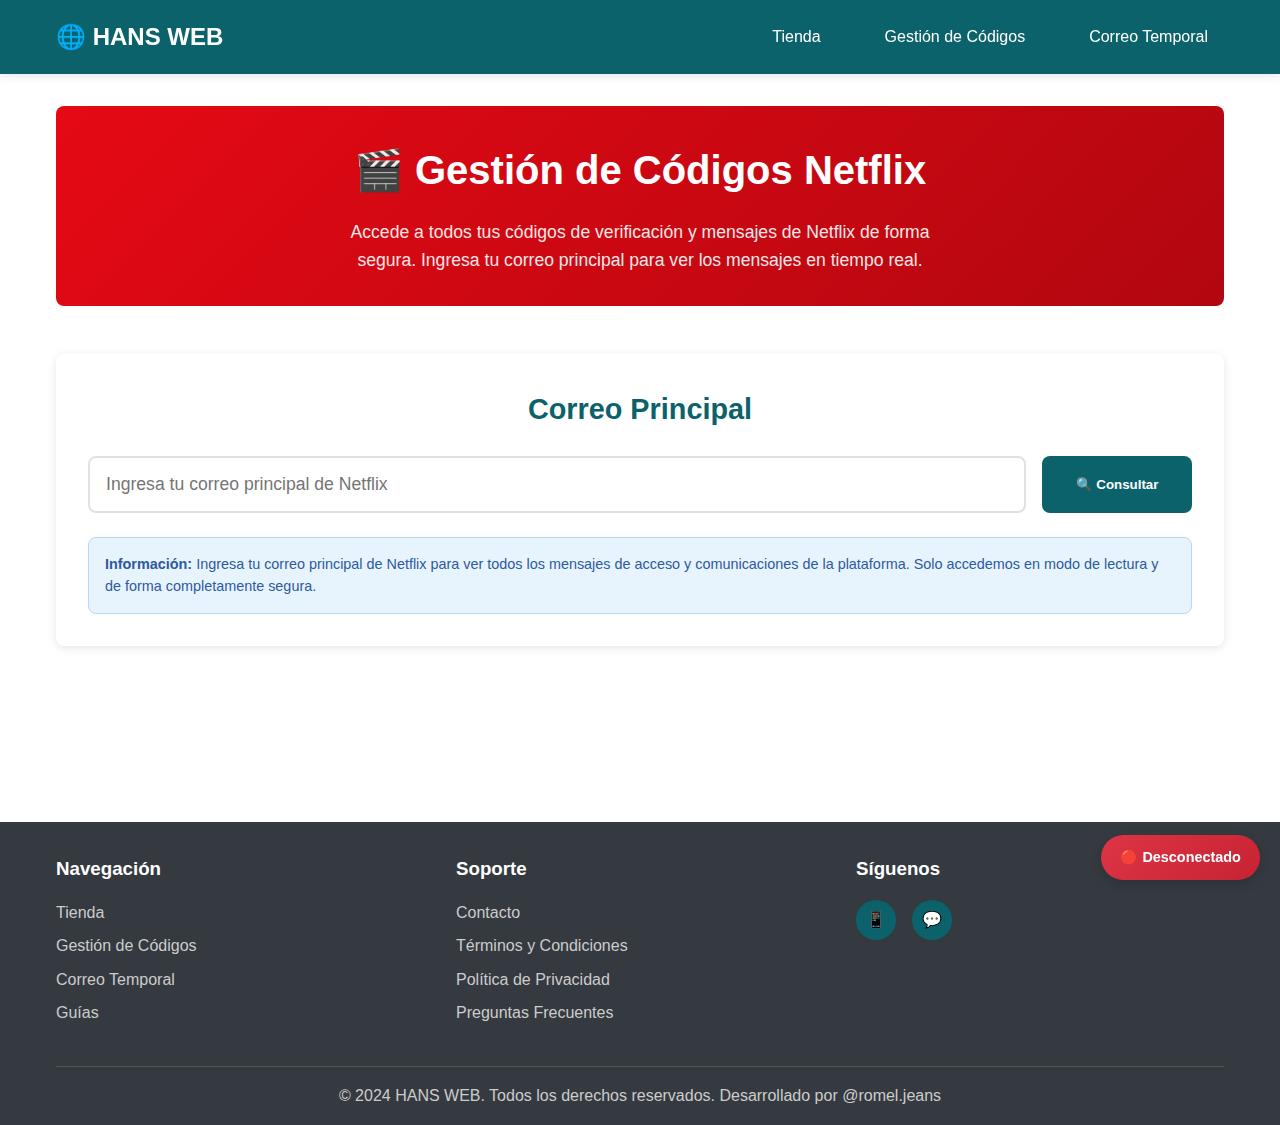
<file: Gestion-de-Codigos/Netflix.html>
<!DOCTYPE html>
<html lang="es">
<head>
    <meta charset="UTF-8">
    <meta name="viewport" content="width=device-width, initial-scale=1.0">
    <title>Gestión de Códigos Netflix - HANS WEB</title>
    <meta name="description" content="Accede a todos tus códigos de verificación y mensajes de Netflix de forma segura y en tiempo real.">
    <link rel="stylesheet" href="../styles/base.css">
    <link rel="stylesheet" href="../styles/gestion-codigos.css">
    <link rel="stylesheet" href="../styles/platform-codes.css">
</head>
<body>
    <header>
        <div class="header-container">
            <a href="../index.html" class="logo">
                <span>🌐 HANS WEB</span>
            </a>
            <nav class="nav">
                <ul class="nav-menu">
                    <li class="nav-item dropdown">
                        <a href="../tienda.html" class="nav-link">Tienda</a>
                        <div class="dropdown-menu">
                            <a href="../Tienda/windowsoffice.html" class="dropdown-item">Windows y Office</a>
                            <a href="../Tienda/programas.html" class="dropdown-item">Programas</a>
                            <a href="../Tienda/streaming.html" class="dropdown-item">Streaming</a>
                        </div>
                    </li>
                    <li class="nav-item">
                        <a href="../gestion-codigos.html" class="nav-link">Gestión de Códigos</a>
                    </li>
                    <li class="nav-item">
                        <a href="../correo-temporal.html" class="nav-link">Correo Temporal</a>
                    </li>
                </ul>
            </nav>
        </div>
    </header>

    <main>
        <!-- Header de Netflix -->
        <section class="platform-header netflix-header">
            <h1>🎬 Gestión de Códigos Netflix</h1>
            <p>
                Accede a todos tus códigos de verificación y mensajes de Netflix de forma segura. 
                Ingresa tu correo principal para ver los mensajes en tiempo real.
            </p>
        </section>

        <!-- Sección: Correo Principal -->
        <section class="email-input-section" id="emailInputSection">
            <h2>Correo Principal</h2>
            <div class="email-input-group">
                <input type="email" 
                       id="platformEmailInput" 
                       class="platform-email-input" 
                       placeholder="Ingresa tu correo principal de Netflix"
                       maxlength="100">
                <button class="consult-btn" id="consultBtn" onclick="netflixManager.consultEmail()">
                    🔍 Consultar
                </button>
            </div>
            <div class="platform-warning">
                <strong>Información:</strong> Ingresa tu correo principal de Netflix para ver todos los mensajes de acceso y comunicaciones de la plataforma. Solo accedemos en modo de lectura y de forma completamente segura.
            </div>
        </section>

        <!-- Sección: Tu correo principal está activo -->
        <section class="email-active-section" id="emailActiveSection" style="display: none;">
            <h2>Tu correo principal está activo</h2>
            <div class="email-display-group">
                <div class="email-display" id="emailDisplay">
                    ejemplo@correo.com
                </div>
                <button class="copy-btn" id="copyBtn" onclick="netflixManager.copyEmail()" title="Copiar correo">
                    📋
                </button>
            </div>
            <div class="email-status">
                <div class="status-indicator">
                    <span class="status-dot active" id="statusDot"></span>
                    <span class="status-text" id="statusText">Activo - Esperando correos...</span>
                </div>
                <div class="email-actions">
                    <button class="action-btn change-btn" onclick="netflixManager.changeEmail()" title="Cambiar correo">
                        🔄 Cambiar correo
                    </button>
                </div>
            </div>
        </section>

        <!-- Sección: Bandeja de Entrada -->
        <section class="platform-inbox-section" id="inboxSection" style="display: none;">
            <div class="inbox-header">
                <div class="inbox-title">
                    <span class="inbox-icon">📬</span>
                    <h3>Bandeja de Entrada</h3>
                </div>
                <div class="inbox-controls">
                    <button class="control-btn refresh-btn" id="refreshBtn" onclick="netflixManager.refreshInbox()">
                        🔄 Actualizar
                    </button>
                    <select class="refresh-interval" id="refreshInterval" onchange="netflixManager.setRefreshInterval()">
                        <option value="5000">5 segundos</option>
                        <option value="15000" selected>15 segundos</option>
                        <option value="30000">30 segundos</option>
                        <option value="60000">1 minuto</option>
                    </select>
                </div>
            </div>
            
            <div class="inbox-content" id="inboxContent">
                <div class="empty-inbox">
                    <div class="empty-inbox-icon">📮</div>
                    <h4>No hay correos recibidos aún</h4>
                    <p>Los nuevos mensajes aparecerán aquí automáticamente</p>
                </div>
            </div>
        </section>

        <!-- Modal para ver email completo -->
        <div class="email-modal" id="emailModal" style="display: none;">
            <div class="modal-content">
                <div class="modal-header netflix-modal-header">
                    <h3 id="modalSubject">Asunto del mensaje</h3>
                    <button class="modal-close" onclick="netflixManager.closeModal()">&times;</button>
                </div>
                <div class="modal-body" id="modalBody">
                    <!-- Contenido del email -->
                </div>
                <div class="modal-footer">
                    <div class="email-meta" id="modalMeta">
                        <!-- Metadatos del email -->
                    </div>
                </div>
            </div>
        </div>
    </main>

    <footer>
        <div class="footer-container">
            <div class="footer-content">
                <div class="footer-section">
                    <h3>Navegación</h3>
                    <ul class="footer-links">
                        <li><a href="../tienda.html">Tienda</a></li>
                        <li><a href="../gestion-codigos.html">Gestión de Códigos</a></li>
                        <li><a href="../correo-temporal.html">Correo Temporal</a></li>
                        <li><a href="#">Guías</a></li>
                    </ul>
                </div>
                <div class="footer-section">
                    <h3>Soporte</h3>
                    <ul class="footer-links">
                        <li><a href="#">Contacto</a></li>
                        <li><a href="#">Términos y Condiciones</a></li>
                        <li><a href="#">Política de Privacidad</a></li>
                        <li><a href="#">Preguntas Frecuentes</a></li>
                    </ul>
                </div>
                <div class="footer-section">
                    <h3>Síguenos</h3>
                    <div class="social-links">
                        <a href="#" class="social-link" title="Telegram">📱</a>
                        <a href="https://wa.me/51965485348" class="social-link" title="WhatsApp">💬</a>
                    </div>
                </div>
            </div>
            <div class="footer-bottom">
                <p>&copy; 2024 HANS WEB. Todos los derechos reservados. Desarrollado por @romel.jeans</p>
            </div>
        </div>
    </footer>

    <script src="../scripts/base.js"></script>
    <script src="../scripts/platform-codes.js"></script>
    <script>
        document.addEventListener('DOMContentLoaded', () => {
            window.netflixManager = new PlatformCodesManager('Netflix');
        });
    </script>
</body>
</html>
</file>
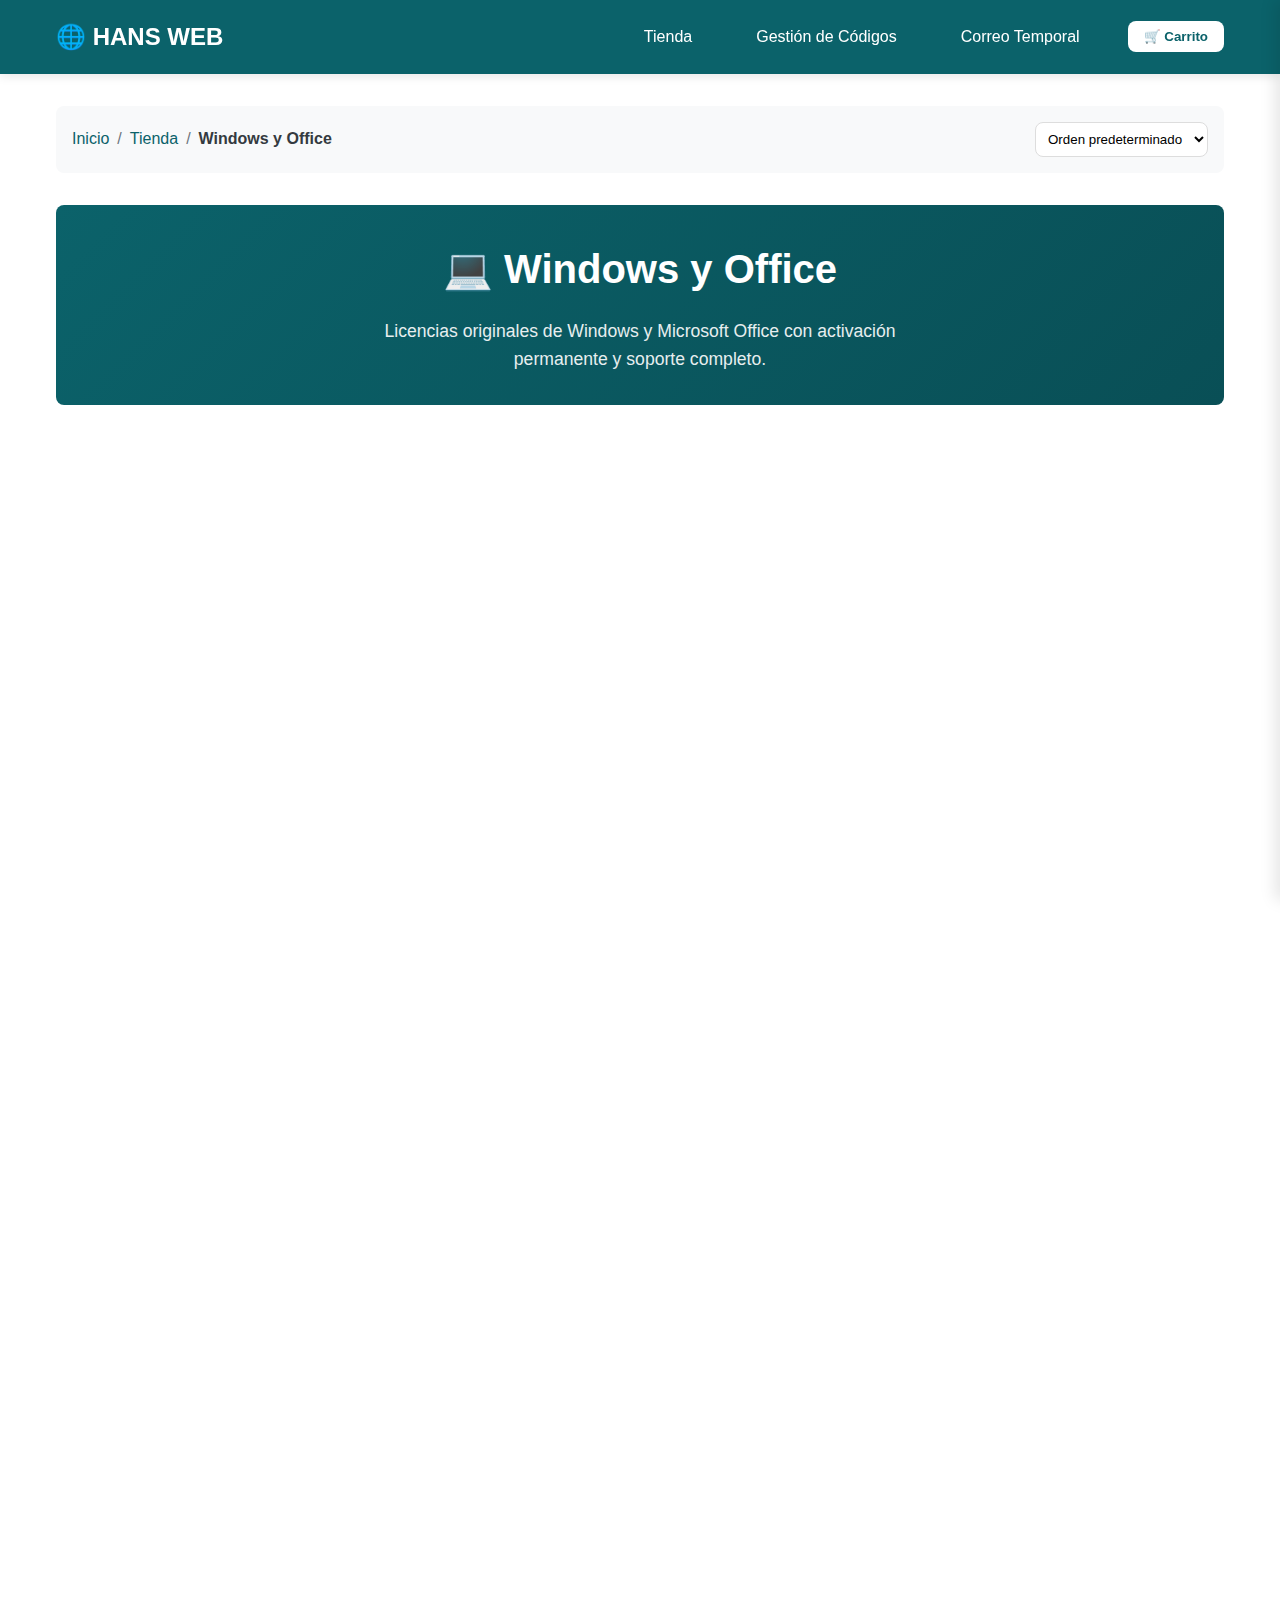
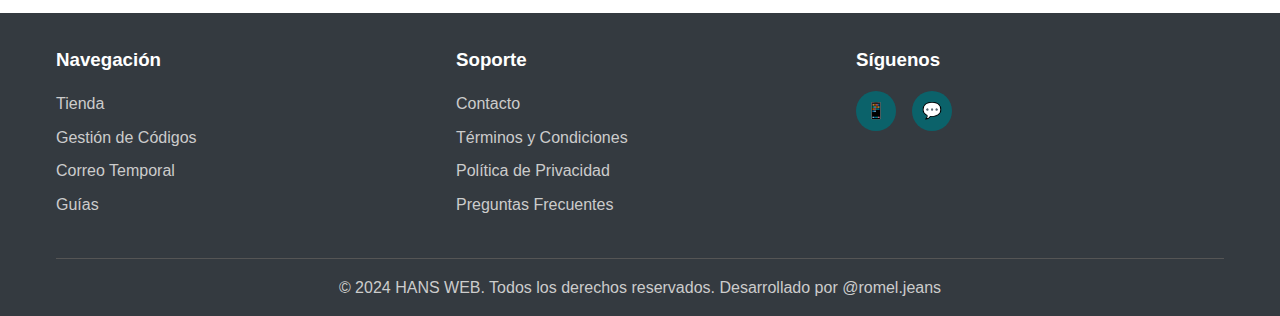
<file: Tienda/programas.html>
<!DOCTYPE html>
<html lang="es">
<head>
    <meta charset="UTF-8">
    <meta name="viewport" content="width=device-width, initial-scale=1.0">
    <title>Windows y Office - Tienda HANS WEB</title>
    <meta name="description" content="Licencias originales de Windows 10, Windows 11, Microsoft Office y paquetes completos de productividad.">
    <link rel="stylesheet" href="../styles/base.css">
    <link rel="stylesheet" href="../styles/tienda.css">
    <link rel="stylesheet" href="../styles/subcategoria.css">
</head>
<body>
    <header>
        <div class="header-container">
            <a href="../index.html" class="logo">
                <span>🌐 HANS WEB</span>
            </a>
            <nav class="nav">
                <ul class="nav-menu">
                    <li class="nav-item dropdown">
                        <a href="../tienda.html" class="nav-link">Tienda</a>
                        <div class="dropdown-menu">
                            <a href="windowsoffice.html" class="dropdown-item">Windows y Office</a>
                            <a href="programas.html" class="dropdown-item">Programas</a>
                            <a href="streaming.html" class="dropdown-item">Streaming</a>
                        </div>
                    </li>
                    <li class="nav-item">
                        <a href="../gestion-codigos.html" class="nav-link">Gestión de Códigos</a>
                    </li>
                    <li class="nav-item">
                        <a href="../correo-temporal.html" class="nav-link">Correo Temporal</a>
                    </li>
                </ul>
                <button class="cart-btn" onclick="toggleCart()">
                    🛒 Carrito
                    <span class="cart-count">0</span>
                </button>
            </nav>
        </div>
    </header>

    <main>
        <!-- Breadcrumbs y Ordenamiento -->
        <div class="breadcrumbs">
            <nav class="breadcrumb">
                <span class="breadcrumb-item"><a href="../index.html">Inicio</a></span>
                <span class="breadcrumb-item"><a href="../tienda.html">Tienda</a></span>
                <span class="breadcrumb-item active">Windows y Office</span>
            </nav>
            <select class="sort-select" id="sortSelect" onchange="sortProducts()">
                <option value="default">Orden predeterminado</option>
                <option value="price-low">Precio: de bajo a alto</option>
                <option value="price-high">Precio: de alto a bajo</option>
                <option value="name">Nombre A-Z</option>
            </select>
        </div>

        <!-- Título de la categoría -->
        <section class="category-header">
            <h1>💻 Windows y Office</h1>
            <p>Licencias originales de Windows y Microsoft Office con activación permanente y soporte completo.</p>
        </section>

        <!-- Lista de productos -->
        <section class="products-section">
            <div class="products-grid" id="productsGrid">
                <!-- Los productos se cargarán dinámicamente -->
            </div>
        </section>
    </main>

    <!-- Carrito Lateral -->
    <div id="cartSidebar" class="cart-sidebar">
        <div class="cart-header">
            <h3>🛒 Carro de la Compra</h3>
            <button class="cart-close" onclick="toggleCart()">&times;</button>
        </div>
        <div class="cart-content" id="cartContent">
            <div class="empty-cart">
                <div class="empty-cart-icon">🛒</div>
                <p>Tu carrito está vacío</p>
                <small>Agrega productos para comenzar tu compra</small>
            </div>
        </div>
        <div class="cart-footer" id="cartFooter" style="display: none;">
            <div class="cart-total">
                <strong>Total: S/ <span id="cartTotalAmount">0.00</span></strong>
            </div>
            <button class="btn btn-primary btn-block" onclick="subcategoriaManager.redirectToWhatsApp()">
                Finalizar Compra
            </button>
        </div>
    </div>

    <footer>
        <div class="footer-container">
            <div class="footer-content">
                <div class="footer-section">
                    <h3>Navegación</h3>
                    <ul class="footer-links">
                        <li><a href="../tienda.html">Tienda</a></li>
                        <li><a href="../gestion-codigos.html">Gestión de Códigos</a></li>
                        <li><a href="../correo-temporal.html">Correo Temporal</a></li>
                        <li><a href="#">Guías</a></li>
                    </ul>
                </div>
                <div class="footer-section">
                    <h3>Soporte</h3>
                    <ul class="footer-links">
                        <li><a href="#">Contacto</a></li>
                        <li><a href="#">Términos y Condiciones</a></li>
                        <li><a href="#">Política de Privacidad</a></li>
                        <li><a href="#">Preguntas Frecuentes</a></li>
                    </ul>
                </div>
                <div class="footer-section">
                    <h3>Síguenos</h3>
                    <div class="social-links">
                        <a href="#" class="social-link" title="Telegram">📱</a>
                        <a href="https://wa.me/51965485348" class="social-link" title="WhatsApp">💬</a>
                    </div>
                </div>
            </div>
            <div class="footer-bottom">
                <p>&copy; 2024 HANS WEB. Todos los derechos reservados. Desarrollado por @romel.jeans</p>
            </div>
        </div>
    </footer>

    <script src="../scripts/base.js"></script>
    <script src="../scripts/subcategoria.js"></script>
    <script>
        // Configuración específica para Windows y Office
        document.addEventListener('DOMContentLoaded', () => {
            window.subcategoriaManager = new SubcategoriaManager('windowsoffice');
        });
    </script>
</body>
</html>
</file>
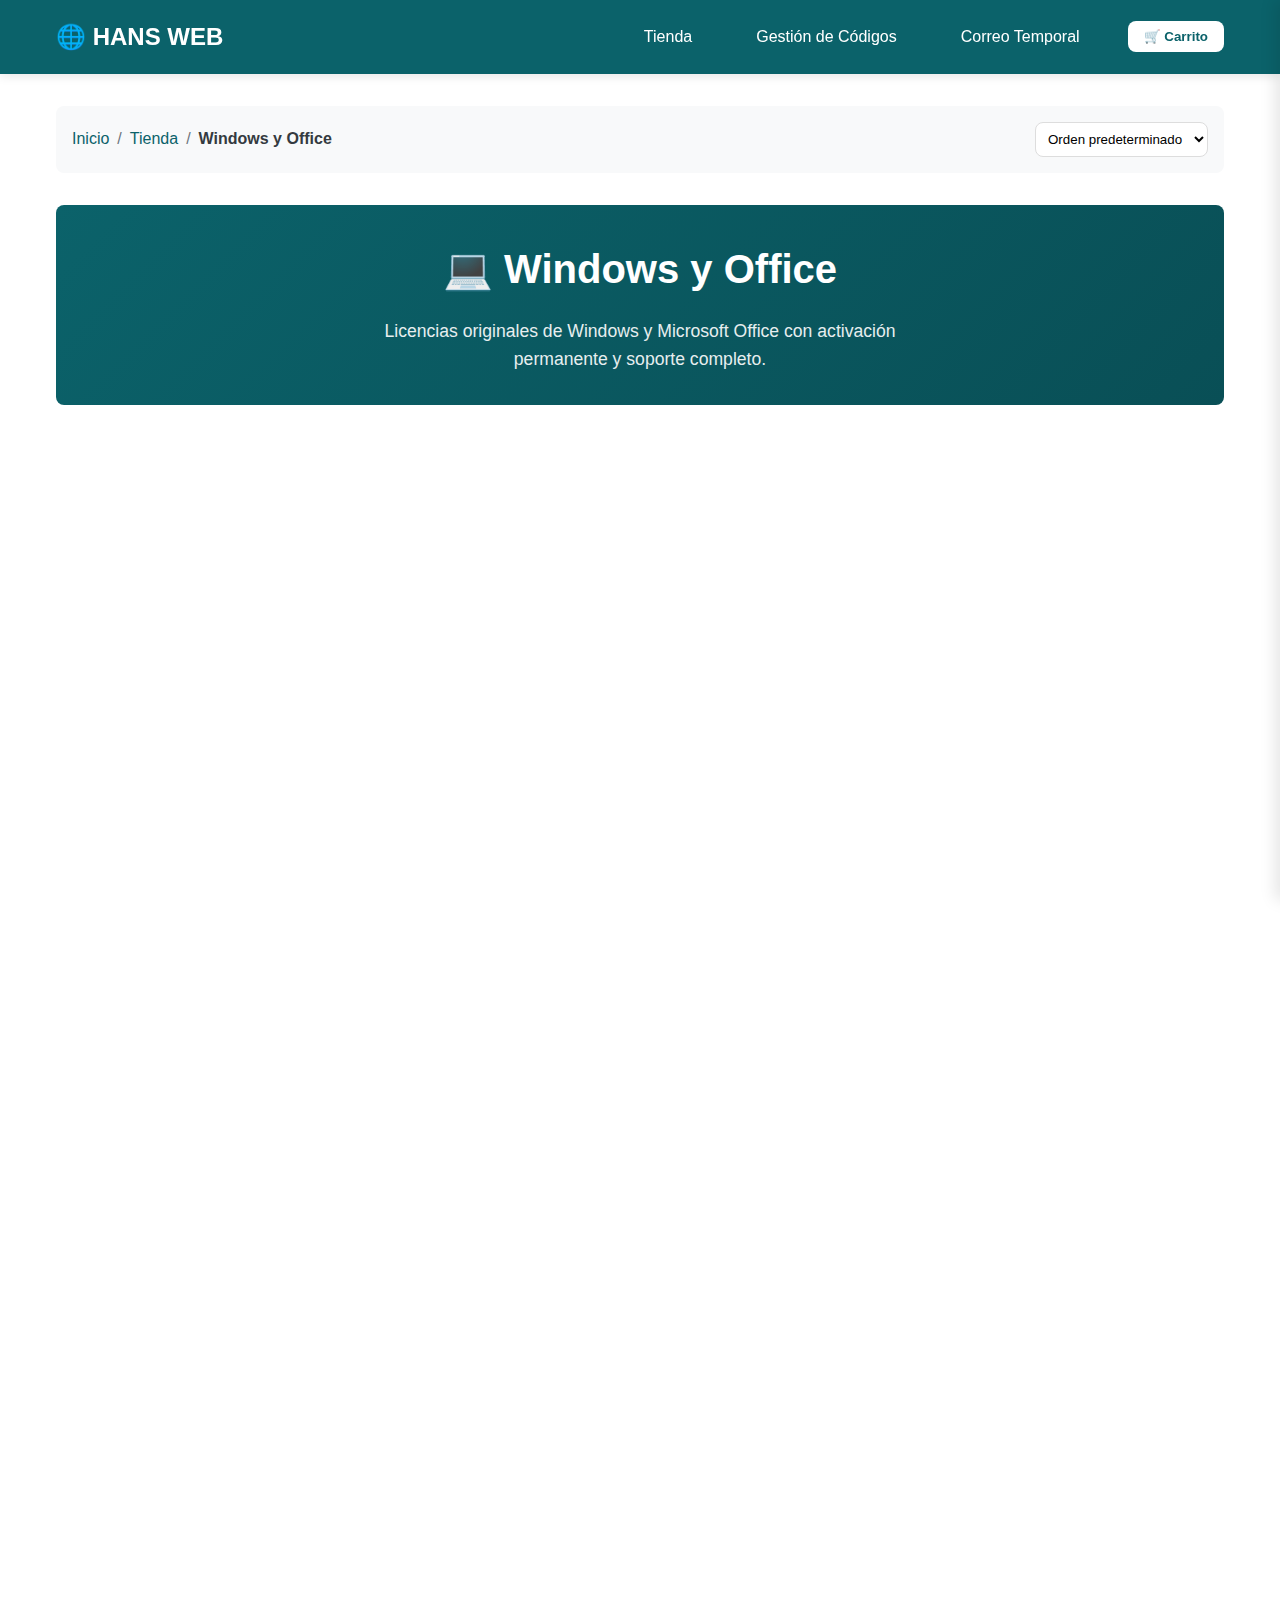
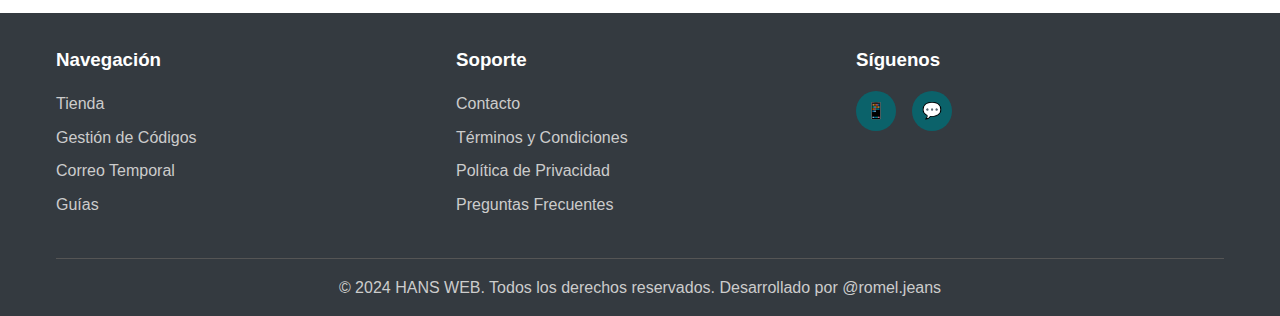
<file: Tienda/windowsoffice.html>
<!DOCTYPE html>
<html lang="es">
<head>
    <meta charset="UTF-8">
    <meta name="viewport" content="width=device-width, initial-scale=1.0">
    <title>Windows y Office - Tienda HANS WEB</title>
    <meta name="description" content="Licencias originales de Windows 10, Windows 11, Microsoft Office y paquetes completos de productividad.">
    <link rel="stylesheet" href="../styles/base.css">
    <link rel="stylesheet" href="../styles/tienda.css">
    <link rel="stylesheet" href="../styles/subcategoria.css">
</head>
<body>
    <header>
        <div class="header-container">
            <a href="../index.html" class="logo">
                <span>🌐 HANS WEB</span>
            </a>
            <nav class="nav">
                <ul class="nav-menu">
                    <li class="nav-item dropdown">
                        <a href="../tienda.html" class="nav-link">Tienda</a>
                        <div class="dropdown-menu">
                            <a href="windowsoffice.html" class="dropdown-item">Windows y Office</a>
                            <a href="programas.html" class="dropdown-item">Programas</a>
                            <a href="streaming.html" class="dropdown-item">Streaming</a>
                        </div>
                    </li>
                    <li class="nav-item">
                        <a href="../gestion-codigos.html" class="nav-link">Gestión de Códigos</a>
                    </li>
                    <li class="nav-item">
                        <a href="../correo-temporal.html" class="nav-link">Correo Temporal</a>
                    </li>
                </ul>
                <button class="cart-btn" onclick="toggleCart()">
                    🛒 Carrito
                    <span class="cart-count">0</span>
                </button>
            </nav>
        </div>
    </header>

    <main>
        <!-- Breadcrumbs y Ordenamiento -->
        <div class="breadcrumbs">
            <nav class="breadcrumb">
                <span class="breadcrumb-item"><a href="../index.html">Inicio</a></span>
                <span class="breadcrumb-item"><a href="../tienda.html">Tienda</a></span>
                <span class="breadcrumb-item active">Windows y Office</span>
            </nav>
            <select class="sort-select" id="sortSelect" onchange="sortProducts()">
                <option value="default">Orden predeterminado</option>
                <option value="price-low">Precio: de bajo a alto</option>
                <option value="price-high">Precio: de alto a bajo</option>
                <option value="name">Nombre A-Z</option>
            </select>
        </div>

        <!-- Título de la categoría -->
        <section class="category-header">
            <h1>💻 Windows y Office</h1>
            <p>Licencias originales de Windows y Microsoft Office con activación permanente y soporte completo.</p>
        </section>

        <!-- Lista de productos -->
        <section class="products-section">
            <div class="products-grid" id="productsGrid">
                <!-- Los productos se cargarán dinámicamente -->
            </div>
        </section>
    </main>

    <!-- Carrito Lateral -->
    <div id="cartSidebar" class="cart-sidebar">
        <div class="cart-header">
            <h3>🛒 Carro de la Compra</h3>
            <button class="cart-close" onclick="toggleCart()">&times;</button>
        </div>
        <div class="cart-content" id="cartContent">
            <div class="empty-cart">
                <div class="empty-cart-icon">🛒</div>
                <p>Tu carrito está vacío</p>
                <small>Agrega productos para comenzar tu compra</small>
            </div>
        </div>
        <div class="cart-footer" id="cartFooter" style="display: none;">
            <div class="cart-total">
                <strong>Total: S/ <span id="cartTotalAmount">0.00</span></strong>
            </div>
            <button class="btn btn-primary btn-block" onclick="subcategoriaManager.redirectToWhatsApp()">
                Finalizar Compra
            </button>
        </div>
    </div>

    <footer>
        <div class="footer-container">
            <div class="footer-content">
                <div class="footer-section">
                    <h3>Navegación</h3>
                    <ul class="footer-links">
                        <li><a href="../tienda.html">Tienda</a></li>
                        <li><a href="../gestion-codigos.html">Gestión de Códigos</a></li>
                        <li><a href="../correo-temporal.html">Correo Temporal</a></li>
                        <li><a href="#">Guías</a></li>
                    </ul>
                </div>
                <div class="footer-section">
                    <h3>Soporte</h3>
                    <ul class="footer-links">
                        <li><a href="#">Contacto</a></li>
                        <li><a href="#">Términos y Condiciones</a></li>
                        <li><a href="#">Política de Privacidad</a></li>
                        <li><a href="#">Preguntas Frecuentes</a></li>
                    </ul>
                </div>
                <div class="footer-section">
                    <h3>Síguenos</h3>
                    <div class="social-links">
                        <a href="#" class="social-link" title="Telegram">📱</a>
                        <a href="https://wa.me/51965485348" class="social-link" title="WhatsApp">💬</a>
                    </div>
                </div>
            </div>
            <div class="footer-bottom">
                <p>&copy; 2024 HANS WEB. Todos los derechos reservados. Desarrollado por @romel.jeans</p>
            </div>
        </div>
    </footer>

    <script src="../scripts/base.js"></script>
    <script src="../scripts/subcategoria.js"></script>
    <script>
        // Configuración específica para Windows y Office
        document.addEventListener('DOMContentLoaded', () => {
            window.subcategoriaManager = new SubcategoriaManager('windowsoffice');
        });
    </script>
</body>
</html>
</file>
<file: styles/index.css>
/* Estilos específicos para la página de inicio */

/* Hero Section */
.hero {
    background: linear-gradient(135deg, var(--primary-color) 0%, var(--primary-hover) 100%);
    color: var(--white);
    padding: 4rem 2rem;
    border-radius: var(--border-radius);
    margin-bottom: 3rem;
    text-align: center;
}

.hero-content h1 {
    font-size: 3rem;
    margin-bottom: 1rem;
    font-weight: bold;
}

.hero-subtitle {
    font-size: 1.5rem;
    margin-bottom: 1rem;
    opacity: 0.9;
}

.hero-description {
    font-size: 1.1rem;
    max-width: 800px;
    margin: 0 auto 2rem;
    line-height: 1.7;
    opacity: 0.9;
}

.hero-buttons {
    display: flex;
    gap: 1rem;
    justify-content: center;
    flex-wrap: wrap;
}

/* Cómo Funciona */
.how-it-works {
    margin-bottom: 4rem;
    text-align: center;
}

.how-it-works h2 {
    font-size: 2.5rem;
    margin-bottom: 1rem;
    color: var(--primary-color);
}

.section-description {
    font-size: 1.1rem;
    color: var(--gray);
    max-width: 800px;
    margin: 0 auto 3rem;
    line-height: 1.6;
}

.process-grid {
    display: grid;
    grid-template-columns: repeat(auto-fit, minmax(300px, 1fr));
    gap: 2rem;
    margin-top: 2rem;
}

.process-item {
    background-color: var(--white);
    padding: 2rem;
    border-radius: var(--border-radius);
    box-shadow: var(--shadow);
    text-align: center;
    transition: var(--transition);
}

.process-item:hover {
    transform: translateY(-5px);
    box-shadow: 0 8px 25px rgba(0, 0, 0, 0.15);
}

.process-icon {
    font-size: 3rem;
    margin-bottom: 1rem;
}

.process-item h3 {
    font-size: 1.5rem;
    margin-bottom: 1rem;
    color: var(--primary-color);
}

.process-item p {
    color: var(--gray);
    line-height: 1.6;
}

/* Servicios Principales */
.main-services {
    margin-bottom: 4rem;
}

.main-services h2 {
    text-align: center;
    font-size: 2.5rem;
    margin-bottom: 3rem;
    color: var(--primary-color);
}

.services-grid {
    display: grid;
    grid-template-columns: repeat(auto-fit, minmax(350px, 1fr));
    gap: 2rem;
}

.service-card {
    background-color: var(--white);
    border-radius: var(--border-radius);
    box-shadow: var(--shadow);
    padding: 2rem;
    cursor: pointer;
    transition: var(--transition);
    border: 2px solid transparent;
}

.service-card:hover {
    transform: translateY(-8px);
    box-shadow: 0 12px 30px rgba(0, 0, 0, 0.15);
    border-color: var(--primary-color);
}

.service-icon {
    font-size: 3.5rem;
    margin-bottom: 1rem;
    text-align: center;
}

.service-card h3 {
    font-size: 1.5rem;
    margin-bottom: 1rem;
    color: var(--primary-color);
    text-align: center;
}

.service-card p {
    color: var(--gray);
    line-height: 1.6;
    margin-bottom: 1.5rem;
    text-align: center;
}

.service-keywords {
    display: flex;
    flex-wrap: wrap;
    gap: 0.5rem;
    margin-bottom: 1.5rem;
    justify-content: center;
}

.keyword {
    background-color: var(--light-gray);
    color: var(--primary-color);
    padding: 0.25rem 0.75rem;
    border-radius: 20px;
    font-size: 0.85rem;
    font-weight: bold;
}

.service-action {
    text-align: center;
    color: var(--primary-color);
    font-weight: bold;
    transition: var(--transition);
}

.service-card:hover .service-action {
    color: var(--primary-hover);
}

/* Características */
.features {
    background-color: var(--light-gray);
    padding: 3rem 2rem;
    border-radius: var(--border-radius);
    margin-bottom: 2rem;
}

.features h2 {
    text-align: center;
    font-size: 2.5rem;
    margin-bottom: 3rem;
    color: var(--primary-color);
}

.features-grid {
    display: grid;
    grid-template-columns: repeat(auto-fit, minmax(250px, 1fr));
    gap: 2rem;
}

.feature-item {
    background-color: var(--white);
    padding: 2rem;
    border-radius: var(--border-radius);
    text-align: center;
    box-shadow: var(--shadow);
    transition: var(--transition);
}

.feature-item:hover {
    transform: translateY(-3px);
}

.feature-icon {
    font-size: 2.5rem;
    margin-bottom: 1rem;
}

.feature-item h3 {
    font-size: 1.25rem;
    margin-bottom: 1rem;
    color: var(--primary-color);
}

.feature-item p {
    color: var(--gray);
    line-height: 1.6;
}

/* Responsive Design */
@media (max-width: 768px) {
    .hero {
        padding: 2rem 1rem;
    }
    
    .hero-content h1 {
        font-size: 2rem;
    }
    
    .hero-subtitle {
        font-size: 1.2rem;
    }
    
    .hero-buttons {
        flex-direction: column;
        align-items: center;
    }
    
    .process-grid,
    .services-grid,
    .features-grid {
        grid-template-columns: 1fr;
        gap: 1.5rem;
    }
    
    .features {
        padding: 2rem 1rem;
    }
    
    .main-services h2,
    .how-it-works h2,
    .features h2 {
        font-size: 2rem;
    }
}

@media (max-width: 480px) {
    .hero-content h1 {
        font-size: 1.75rem;
    }
    
    .process-item,
    .service-card,
    .feature-item {
        padding: 1.5rem;
    }
    
    .service-keywords {
        flex-direction: column;
        align-items: center;
    }
}
</file>
<file: styles/correo-temporal.css>
/* Estilos específicos para correo temporal */

/* Introducción */
.temp-email-intro {
    text-align: center;
    margin-bottom: 3rem;
    padding: 2rem;
    background: linear-gradient(135deg, var(--primary-color) 0%, var(--primary-hover) 100%);
    color: var(--white);
    border-radius: var(--border-radius);
}

.temp-email-intro h1 {
    font-size: 2.5rem;
    margin-bottom: 1rem;
    display: flex;
    align-items: center;
    justify-content: center;
    gap: 0.5rem;
}

.intro-description {
    font-size: 1.1rem;
    margin-bottom: 2rem;
    opacity: 0.9;
    max-width: 800px;
    margin-left: auto;
    margin-right: auto;
}

.how-it-works h2 {
    font-size: 1.8rem;
    margin-bottom: 2rem;
}

.steps-grid {
    display: grid;
    grid-template-columns: repeat(auto-fit, minmax(250px, 1fr));
    gap: 2rem;
    margin-top: 2rem;
}

.step-item {
    background-color: rgba(255, 255, 255, 0.1);
    padding: 1.5rem;
    border-radius: var(--border-radius);
    text-align: center;
    transition: var(--transition);
}

.step-item:hover {
    background-color: rgba(255, 255, 255, 0.2);
    transform: translateY(-5px);
}

.step-number {
    background-color: var(--white);
    color: var(--primary-color);
    width: 50px;
    height: 50px;
    border-radius: 50%;
    display: flex;
    align-items: center;
    justify-content: center;
    font-weight: bold;
    font-size: 1.5rem;
    margin: 0 auto 1rem;
}

.step-item h3 {
    font-size: 1.3rem;
    margin-bottom: 0.5rem;
}

.step-item p {
    opacity: 0.9;
    font-size: 1rem;
}

/* Tarjetas de sección */
.section-card {
    background-color: var(--white);
    border-radius: var(--border-radius);
    box-shadow: var(--shadow);
    padding: 2rem;
    margin-bottom: 2rem;
    transition: var(--transition);
}

.section-card:hover {
    box-shadow: 0 8px 25px rgba(0, 0, 0, 0.15);
}

.section-card h2 {
    font-size: 1.8rem;
    color: var(--primary-color);
    margin-bottom: 1.5rem;
    text-align: center;
}

/* Personalizar alias */
.alias-input-group {
    display: flex;
    gap: 1rem;
    margin-bottom: 1.5rem;
    align-items: stretch;
}

.alias-input {
    flex: 1;
    padding: 1rem;
    border: 2px solid #e0e0e0;
    border-radius: var(--border-radius);
    font-size: 1.1rem;
    transition: var(--transition);
    background-color: var(--white);
}

.alias-input:focus {
    outline: none;
    border-color: var(--primary-color);
    box-shadow: 0 0 0 3px rgba(11, 98, 106, 0.1);
}

.alias-input::placeholder {
    color: #999;
    font-style: italic;
}

.alias-buttons {
    display: flex;
    gap: 0.5rem;
}

.alias-buttons .btn {
    padding: 1rem 1.5rem;
    font-weight: bold;
    white-space: nowrap;
    min-width: 120px;
}

.warning-message {
    background-color: #fff3cd;
    border: 1px solid #ffeaa7;
    border-radius: var(--border-radius);
    padding: 1rem;
    color: #856404;
    font-size: 0.9rem;
    line-height: 1.5;
}

.warning-message strong {
    color: #b45309;
}

/* Email listo */
.email-display-group {
    display: flex;
    gap: 1rem;
    margin-bottom: 1.5rem;
    align-items: center;
}

.email-display {
    flex: 1;
    padding: 1rem 1.5rem;
    background-color: var(--light-gray);
    border: 2px solid #e0e0e0;
    border-radius: var(--border-radius);
    font-family: 'Courier New', monospace;
    font-size: 1.1rem;
    font-weight: bold;
    color: var(--primary-color);
    text-align: center;
    position: relative;
    overflow: hidden;
}

.email-display::before {
    content: '';
    position: absolute;
    top: 0;
    left: -100%;
    width: 100%;
    height: 100%;
    background: linear-gradient(90deg, transparent, rgba(11, 98, 106, 0.1), transparent);
    transition: left 0.5s;
}

.email-display.copied::before {
    left: 100%;
}

.copy-btn {
    padding: 1rem;
    background-color: var(--primary-color);
    color: var(--white);
    border: none;
    border-radius: var(--border-radius);
    cursor: pointer;
    font-size: 1.2rem;
    transition: var(--transition);
    min-width: 60px;
}

.copy-btn:hover {
    background-color: var(--primary-hover);
    transform: scale(1.05);
}

.copy-btn:active {
    transform: scale(0.95);
}

.email-status {
    display: flex;
    justify-content: space-between;
    align-items: center;
}

.status-indicator {
    display: flex;
    align-items: center;
    gap: 0.5rem;
}

.status-dot {
    width: 12px;
    height: 12px;
    border-radius: 50%;
    background-color: var(--gray);
    animation: pulse 2s infinite;
}

.status-dot.active {
    background-color: var(--success);
}

.status-dot.error {
    background-color: var(--danger);
    animation: none;
}

@keyframes pulse {
    0% { opacity: 1; }
    50% { opacity: 0.5; }
    100% { opacity: 1; }
}

.status-text {
    font-weight: bold;
    color: var(--success);
}

.status-text.error {
    color: var(--danger);
}

.email-actions {
    display: flex;
    gap: 0.5rem;
}

.action-btn {
    padding: 0.5rem 1rem;
    border: none;
    border-radius: var(--border-radius);
    cursor: pointer;
    font-weight: bold;
    transition: var(--transition);
    font-size: 0.9rem;
}

.new-btn {
    background-color: var(--primary-color);
    color: var(--white);
}

.new-btn:hover {
    background-color: var(--primary-hover);
}

.delete-btn {
    background-color: var(--danger);
    color: var(--white);
}

.delete-btn:hover {
    background-color: #c82333;
}

/* Bandeja de entrada */
.inbox-header {
    display: flex;
    justify-content: space-between;
    align-items: center;
    margin-bottom: 1.5rem;
    padding-bottom: 1rem;
    border-bottom: 2px solid var(--light-gray);
}

.inbox-title {
    display: flex;
    align-items: center;
    gap: 0.5rem;
}

.inbox-icon {
    font-size: 1.5rem;
}

.inbox-title h3 {
    margin: 0;
    color: var(--primary-color);
    font-size: 1.4rem;
}

.inbox-controls {
    display: flex;
    align-items: center;
    gap: 1rem;
}

.control-btn {
    padding: 0.5rem 1rem;
    background-color: var(--primary-color);
    color: var(--white);
    border: none;
    border-radius: var(--border-radius);
    cursor: pointer;
    font-weight: bold;
    transition: var(--transition);
}

.control-btn:hover {
    background-color: var(--primary-hover);
}

.refresh-interval {
    padding: 0.5rem;
    border: 1px solid #ddd;
    border-radius: var(--border-radius);
    background-color: var(--white);
    color: var(--dark-gray);
}

/* Contenido de la bandeja */
.inbox-content {
    min-height: 300px;
}

.empty-inbox {
    display: flex;
    flex-direction: column;
    align-items: center;
    justify-content: center;
    height: 300px;
    text-align: center;
    color: var(--gray);
}

.empty-inbox-icon {
    font-size: 4rem;
    margin-bottom: 1rem;
    opacity: 0.5;
}

.empty-inbox h4 {
    margin-bottom: 0.5rem;
    color: var(--dark-gray);
}

.empty-inbox p {
    font-size: 0.9rem;
    opacity: 0.8;
}

/* Lista de emails */
.email-list {
    display: flex;
    flex-direction: column;
    gap: 1rem;
}

.email-item {
    background-color: var(--light-gray);
    border-radius: var(--border-radius);
    padding: 1rem;
    cursor: pointer;
    transition: var(--transition);
    border-left: 4px solid transparent;
}

.email-item:hover {
    background-color: #e9ecef;
    border-left-color: var(--primary-color);
    transform: translateX(5px);
}

.email-item.unread {
    background-color: #e3f2fd;
    border-left-color: var(--primary-color);
    font-weight: bold;
}

.email-header {
    display: flex;
    justify-content: space-between;
    align-items: center;
    margin-bottom: 0.5rem;
}

.email-from {
    font-weight: bold;
    color: var(--primary-color);
    font-size: 0.9rem;
}

.email-date {
    font-size: 0.8rem;
    color: var(--gray);
}

.email-subject {
    font-weight: bold;
    margin-bottom: 0.5rem;
    color: var(--dark-gray);
}

.email-preview {
    color: var(--gray);
    font-size: 0.9rem;
    line-height: 1.4;
    display: -webkit-box;
    -webkit-line-clamp: 2;
    -webkit-box-orient: vertical;
    overflow: hidden;
}

/* Modal */
.email-modal {
    position: fixed;
    top: 0;
    left: 0;
    width: 100%;
    height: 100%;
    background-color: rgba(0, 0, 0, 0.5);
    z-index: 10000;
    display: flex;
    align-items: center;
    justify-content: center;
    padding: 1rem;
}

.modal-content {
    background-color: var(--white);
    border-radius: var(--border-radius);
    max-width: 800px;
    width: 100%;
    max-height: 90vh;
    overflow-y: auto;
    box-shadow: 0 20px 60px rgba(0, 0, 0, 0.3);
    animation: modalSlideIn 0.3s ease-out;
}

@keyframes modalSlideIn {
    from {
        opacity: 0;
        transform: translateY(-50px) scale(0.95);
    }
    to {
        opacity: 1;
        transform: translateY(0) scale(1);
    }
}

.modal-header {
    display: flex;
    justify-content: space-between;
    align-items: center;
    padding: 1.5rem;
    border-bottom: 1px solid #eee;
    background-color: var(--primary-color);
    color: var(--white);
    border-radius: var(--border-radius) var(--border-radius) 0 0;
}

.modal-header h3 {
    margin: 0;
    font-size: 1.3rem;
}

.modal-close {
    background: none;
    border: none;
    color: var(--white);
    font-size: 2rem;
    cursor: pointer;
    padding: 0;
    width: 30px;
    height: 30px;
    display: flex;
    align-items: center;
    justify-content: center;
    border-radius: 50%;
    transition: var(--transition);
}

.modal-close:hover {
    background-color: rgba(255, 255, 255, 0.1);
}

.modal-body {
    padding: 2rem;
    line-height: 1.6;
    color: var(--dark-gray);
}

.modal-body a {
    color: var(--primary-color);
    text-decoration: underline;
}

.modal-body a:hover {
    color: var(--primary-hover);
}

.modal-footer {
    padding: 1rem 1.5rem;
    border-top: 1px solid #eee;
    background-color: var(--light-gray);
    border-radius: 0 0 var(--border-radius) var(--border-radius);
}

.email-meta {
    display: grid;
    grid-template-columns: repeat(auto-fit, minmax(200px, 1fr));
    gap: 1rem;
    font-size: 0.9rem;
    color: var(--gray);
}

.meta-item {
    display: flex;
    flex-direction: column;
}

.meta-label {
    font-weight: bold;
    color: var(--primary-color);
    margin-bottom: 0.25rem;
}

/* Loading states */
.loading-spinner {
    display: flex;
    justify-content: center;
    align-items: center;
    height: 200px;
    font-size: 2rem;
    color: var(--primary-color);
}

.loading-spinner::before {
    content: '⟳';
    animation: spin 1s linear infinite;
}

@keyframes spin {
    from { transform: rotate(0deg); }
    to { transform: rotate(360deg); }
}

/* Responsive design */
@media (max-width: 768px) {
    .temp-email-intro h1 {
        font-size: 2rem;
        flex-direction: column;
    }
    
    .steps-grid {
        grid-template-columns: 1fr;
    }
    
    .alias-input-group {
        flex-direction: column;
    }
    
    .alias-buttons {
        justify-content: stretch;
    }
    
    .alias-buttons .btn {
        flex: 1;
        min-width: auto;
    }
    
    .email-display-group {
        flex-direction: column;
    }
    
    .copy-btn {
        width: 100%;
    }
    
    .email-status {
        flex-direction: column;
        gap: 1rem;
        align-items: stretch;
    }
    
    .inbox-header {
        flex-direction: column;
        gap: 1rem;
        align-items: stretch;
    }
    
    .inbox-controls {
        justify-content: space-between;
    }
    
    .modal-content {
        margin: 1rem;
        max-height: calc(100vh - 2rem);
    }
    
    .email-meta {
        grid-template-columns: 1fr;
    }
}

@media (max-width: 480px) {
    .section-card {
        padding: 1.5rem;
    }
    
    .temp-email-intro {
        padding: 1.5rem;
    }
    
    .email-item {
        padding: 0.75rem;
    }
    
    .modal-body {
        padding: 1.5rem;
    }
}

/* Animaciones adicionales */
.section-card {
    animation: fadeInUp 0.5s ease-out;
}

.email-item {
    animation: slideInRight 0.3s ease-out;
}

@keyframes fadeInUp {
    from {
        opacity: 0;
        transform: translateY(20px);
    }
    to {
        opacity: 1;
        transform: translateY(0);
    }
}

@keyframes slideInRight {
    from {
        opacity: 0;
        transform: translateX(20px);
    }
    to {
        opacity: 1;
        transform: translateX(0);
    }
}
</file>
<file: styles/gestion-codigos.css>
/* Estilos específicos para gestión de códigos */

/* Introducción */
.codes-intro {
    text-align: center;
    margin-bottom: 3rem;
    padding: 2rem;
    background: linear-gradient(135deg, var(--primary-color) 0%, var(--primary-hover) 100%);
    color: var(--white);
    border-radius: var(--border-radius);
}

.codes-intro h1 {
    font-size: 2.5rem;
    margin-bottom: 1rem;
    display: flex;
    align-items: center;
    justify-content: center;
    gap: 0.5rem;
}

.intro-description {
    font-size: 1.1rem;
    margin-bottom: 2rem;
    opacity: 0.9;
    max-width: 800px;
    margin-left: auto;
    margin-right: auto;
}

.how-it-works h2 {
    font-size: 1.8rem;
    margin-bottom: 2rem;
}

.steps-grid {
    display: grid;
    grid-template-columns: repeat(auto-fit, minmax(250px, 1fr));
    gap: 2rem;
    margin-top: 2rem;
}

.step-item {
    background-color: rgba(255, 255, 255, 0.1);
    padding: 1.5rem;
    border-radius: var(--border-radius);
    text-align: center;
    transition: var(--transition);
}

.step-item:hover {
    background-color: rgba(255, 255, 255, 0.2);
    transform: translateY(-5px);
}

.step-number {
    background-color: var(--white);
    color: var(--primary-color);
    width: 50px;
    height: 50px;
    border-radius: 50%;
    display: flex;
    align-items: center;
    justify-content: center;
    font-weight: bold;
    font-size: 1.5rem;
    margin: 0 auto 1rem;
}

.step-item h3 {
    font-size: 1.3rem;
    margin-bottom: 0.5rem;
}

.step-item p {
    opacity: 0.9;
    font-size: 1rem;
}

/* Sección de plataformas */
.platforms-section {
    margin-bottom: 4rem;
}

.platforms-section h2 {
    text-align: center;
    font-size: 2.2rem;
    margin-bottom: 3rem;
    color: var(--primary-color);
}

.platforms-grid {
    display: grid;
    grid-template-columns: repeat(auto-fit, minmax(350px, 1fr));
    gap: 2rem;
}

.platform-card {
    background-color: var(--white);
    border-radius: var(--border-radius);
    box-shadow: var(--shadow);
    padding: 2rem;
    cursor: pointer;
    transition: var(--transition);
    border: 2px solid transparent;
    text-align: center;
    position: relative;
    overflow: hidden;
}

.platform-card::before {
    content: '';
    position: absolute;
    top: 0;
    left: -100%;
    width: 100%;
    height: 100%;
    background: linear-gradient(90deg, transparent, rgba(11, 98, 106, 0.1), transparent);
    transition: left 0.5s;
}

.platform-card:hover::before {
    left: 100%;
}

.platform-card:hover {
    transform: translateY(-8px);
    box-shadow: 0 12px 30px rgba(0, 0, 0, 0.15);
    border-color: var(--primary-color);
}

.platform-icon {
    font-size: 4rem;
    margin-bottom: 1rem;
    animation: bounce 2s infinite;
}

@keyframes bounce {
    0%, 20%, 50%, 80%, 100% {
        transform: translateY(0);
    }
    40% {
        transform: translateY(-10px);
    }
    60% {
        transform: translateY(-5px);
    }
}

.platform-card h3 {
    font-size: 1.5rem;
    margin-bottom: 1rem;
    color: var(--primary-color);
}

.platform-description {
    color: var(--gray);
    line-height: 1.6;
    margin-bottom: 1.5rem;
}

.platform-instruction {
    margin-bottom: 1.5rem;
}

.instruction-box {
    background-color: var(--light-gray);
    border: 2px dashed #dee2e6;
    border-radius: var(--border-radius);
    padding: 1rem;
    font-size: 0.9rem;
    color: var(--dark-gray);
    line-height: 1.5;
    position: relative;
}

.instruction-box::before {
    content: '💡';
    position: absolute;
    top: -10px;
    left: 10px;
    background-color: var(--white);
    padding: 0 5px;
    font-size: 1.2rem;
}

.platform-action {
    color: var(--primary-color);
    font-weight: bold;
    transition: var(--transition);
    display: flex;
    align-items: center;
    justify-content: center;
    gap: 0.5rem;
}

.platform-card:hover .platform-action {
    color: var(--primary-hover);
    transform: translateX(5px);
}

/* Información de seguridad */
.security-info {
    background-color: var(--light-gray);
    padding: 3rem 2rem;
    border-radius: var(--border-radius);
    margin-bottom: 3rem;
}

.security-info h2 {
    text-align: center;
    font-size: 2.2rem;
    margin-bottom: 2rem;
    color: var(--primary-color);
    display: flex;
    align-items: center;
    justify-content: center;
    gap: 0.5rem;
}

.security-grid {
    display: grid;
    grid-template-columns: repeat(auto-fit, minmax(250px, 1fr));
    gap: 2rem;
}

.security-item {
    background-color: var(--white);
    padding: 2rem;
    border-radius: var(--border-radius);
    text-align: center;
    box-shadow: var(--shadow);
    transition: var(--transition);
}

.security-item:hover {
    transform: translateY(-5px);
    box-shadow: 0 8px 25px rgba(0, 0, 0, 0.15);
}

.security-icon {
    font-size: 2.5rem;
    margin-bottom: 1rem;
    color: var(--success);
}

.security-item h3 {
    font-size: 1.25rem;
    margin-bottom: 1rem;
    color: var(--primary-color);
}

.security-item p {
    color: var(--gray);
    line-height: 1.6;
}

/* FAQ específico */
.faq-section {
    margin-bottom: 3rem;
}

.faq-section h2 {
    text-align: center;
    font-size: 2.2rem;
    margin-bottom: 3rem;
    color: var(--primary-color);
    display: flex;
    align-items: center;
    justify-content: center;
    gap: 0.5rem;
}

.faq-grid {
    display: grid;
    grid-template-columns: repeat(auto-fit, minmax(300px, 1fr));
    gap: 2rem;
}

.faq-item {
    background-color: var(--white);
    border-radius: var(--border-radius);
    box-shadow: var(--shadow);
    padding: 2rem;
    transition: var(--transition);
    cursor: pointer;
    border-left: 4px solid transparent;
}

.faq-item:hover {
    transform: translateY(-3px);
    box-shadow: 0 8px 25px rgba(0, 0, 0, 0.15);
    border-left-color: var(--primary-color);
}

.faq-item h3 {
    font-size: 1.2rem;
    margin-bottom: 1rem;
    color: var(--primary-color);
    display: flex;
    align-items: center;
    gap: 0.5rem;
}

.faq-item h3::before {
    content: '🤔';
    font-size: 1rem;
}

.faq-item p {
    color: var(--gray);
    line-height: 1.6;
    margin: 0;
}

/* Estilos para páginas específicas de plataforma */
.platform-header {
    text-align: center;
    margin-bottom: 3rem;
    padding: 2rem;
    background: linear-gradient(135deg, var(--primary-color) 0%, var(--primary-hover) 100%);
    color: var(--white);
    border-radius: var(--border-radius);
}

.platform-header h1 {
    font-size: 2.5rem;
    margin-bottom: 1rem;
    display: flex;
    align-items: center;
    justify-content: center;
    gap: 0.5rem;
}

.platform-header p {
    font-size: 1.1rem;
    opacity: 0.9;
    max-width: 600px;
    margin: 0 auto;
}

/* Secciones de entrada */
.email-input-section,
.email-active-section,
.platform-inbox-section {
    background-color: var(--white);
    border-radius: var(--border-radius);
    box-shadow: var(--shadow);
    padding: 2rem;
    margin-bottom: 2rem;
}

.email-input-section h2,
.email-active-section h2,
.platform-inbox-section h2 {
    font-size: 1.8rem;
    color: var(--primary-color);
    margin-bottom: 1.5rem;
    text-align: center;
}

.email-input-group {
    display: flex;
    gap: 1rem;
    margin-bottom: 1.5rem;
    align-items: stretch;
}

.platform-email-input {
    flex: 1;
    padding: 1rem;
    border: 2px solid #e0e0e0;
    border-radius: var(--border-radius);
    font-size: 1.1rem;
    transition: var(--transition);
}

.platform-email-input:focus {
    outline: none;
    border-color: var(--primary-color);
    box-shadow: 0 0 0 3px rgba(11, 98, 106, 0.1);
}

.consult-btn {
    padding: 1rem 2rem;
    background-color: var(--primary-color);
    color: var(--white);
    border: none;
    border-radius: var(--border-radius);
    font-weight: bold;
    cursor: pointer;
    transition: var(--transition);
    min-width: 150px;
}

.consult-btn:hover {
    background-color: var(--primary-hover);
}

.platform-warning {
    background-color: #e8f4fd;
    border: 1px solid #b3d9f7;
    border-radius: var(--border-radius);
    padding: 1rem;
    color: #2c5aa0;
    font-size: 0.9rem;
    line-height: 1.5;
}

/* Responsive Design */
@media (max-width: 768px) {
    .codes-intro h1,
    .platform-header h1 {
        font-size: 2rem;
        flex-direction: column;
    }
    
    .steps-grid,
    .platforms-grid,
    .security-grid,
    .faq-grid {
        grid-template-columns: 1fr;
    }
    
    .platform-card {
        padding: 1.5rem;
    }
    
    .security-info {
        padding: 2rem 1rem;
    }
    
    .email-input-group {
        flex-direction: column;
    }
    
    .consult-btn {
        min-width: auto;
    }
}

@media (max-width: 480px) {
    .codes-intro,
    .platform-header {
        padding: 1.5rem;
    }
    
    .email-input-section,
    .email-active-section,
    .platform-inbox-section {
        padding: 1.5rem;
    }
    
    .platform-icon {
        font-size: 3rem;
    }
}

/* Animaciones */
.platform-card {
    animation: fadeInUp 0.5s ease-out;
}

.security-item {
    animation: fadeInUp 0.5s ease-out;
}

.faq-item {
    animation: fadeInUp 0.5s ease-out;
}

.platform-card:nth-child(1) { animation-delay: 0.1s; }
.platform-card:nth-child(2) { animation-delay: 0.2s; }
.platform-card:nth-child(3) { animation-delay: 0.3s; }

.security-item:nth-child(1) { animation-delay: 0.1s; }
.security-item:nth-child(2) { animation-delay: 0.2s; }
.security-item:nth-child(3) { animation-delay: 0.3s; }
.security-item:nth-child(4) { animation-delay: 0.4s; }

.faq-item:nth-child(1) { animation-delay: 0.1s; }
.faq-item:nth-child(2) { animation-delay: 0.2s; }
.faq-item:nth-child(3) { animation-delay: 0.3s; }
.faq-item:nth-child(4) { animation-delay: 0.4s; }

@keyframes fadeInUp {
    from {
        opacity: 0;
        transform: translateY(30px);
    }
    to {
        opacity: 1;
        transform: translateY(0);
    }
}
</file>
<file: styles/tienda.css>
/* Estilos específicos para las páginas de tienda */

/* Introducción de la tienda */
.store-intro {
    text-align: center;
    margin-bottom: 3rem;
    padding: 2rem;
    background: linear-gradient(135deg, var(--primary-color) 0%, var(--primary-hover) 100%);
    color: var(--white);
    border-radius: var(--border-radius);
}

.store-intro h1 {
    font-size: 2.5rem;
    margin-bottom: 1rem;
}

.store-description {
    font-size: 1.1rem;
    margin-bottom: 2rem;
    opacity: 0.9;
    max-width: 800px;
    margin-left: auto;
    margin-right: auto;
}

.how-it-works-store h2 {
    font-size: 1.8rem;
    margin-bottom: 2rem;
}

.steps {
    display: grid;
    grid-template-columns: repeat(auto-fit, minmax(250px, 1fr));
    gap: 2rem;
    margin-top: 2rem;
}

.step {
    display: flex;
    align-items: center;
    gap: 1rem;
    background-color: rgba(255, 255, 255, 0.1);
    padding: 1.5rem;
    border-radius: var(--border-radius);
}

.step-number {
    background-color: var(--white);
    color: var(--primary-color);
    width: 40px;
    height: 40px;
    border-radius: 50%;
    display: flex;
    align-items: center;
    justify-content: center;
    font-weight: bold;
    font-size: 1.2rem;
    flex-shrink: 0;
}

.step p {
    margin: 0;
    font-size: 1rem;
}

/* Categorías */
.store-categories {
    margin-bottom: 3rem;
}

.store-categories h2 {
    text-align: center;
    font-size: 2.2rem;
    margin-bottom: 2rem;
    color: var(--primary-color);
}

.categories-grid {
    display: grid;
    grid-template-columns: repeat(auto-fit, minmax(350px, 1fr));
    gap: 2rem;
}

.category-card {
    background-color: var(--white);
    border-radius: var(--border-radius);
    box-shadow: var(--shadow);
    padding: 2rem;
    cursor: pointer;
    transition: var(--transition);
    border: 2px solid transparent;
}

.category-card:hover {
    transform: translateY(-5px);
    box-shadow: 0 8px 25px rgba(0, 0, 0, 0.15);
    border-color: var(--primary-color);
}

.category-icon {
    font-size: 3rem;
    text-align: center;
    margin-bottom: 1rem;
}

.category-card h3 {
    font-size: 1.5rem;
    margin-bottom: 1rem;
    color: var(--primary-color);
    text-align: center;
}

.category-card p {
    color: var(--gray);
    line-height: 1.6;
    margin-bottom: 1.5rem;
    text-align: center;
}

.category-keywords {
    display: flex;
    flex-wrap: wrap;
    gap: 0.5rem;
    margin-bottom: 1.5rem;
    justify-content: center;
}

.category-action {
    text-align: center;
    color: var(--primary-color);
    font-weight: bold;
    transition: var(--transition);
}

.category-card:hover .category-action {
    color: var(--primary-hover);
}

/* Productos destacados */
.featured-products {
    margin-bottom: 3rem;
}

.featured-products h2 {
    text-align: center;
    font-size: 2.2rem;
    margin-bottom: 2rem;
    color: var(--primary-color);
}

.products-grid {
    display: grid;
    grid-template-columns: repeat(auto-fit, minmax(280px, 1fr));
    gap: 2rem;
}

/* Producto individual */
.product-card {
    background-color: var(--white);
    border-radius: var(--border-radius);
    box-shadow: var(--shadow);
    overflow: hidden;
    transition: var(--transition);
    cursor: pointer;
}

.product-card:hover {
    transform: translateY(-5px);
    box-shadow: 0 8px 25px rgba(0, 0, 0, 0.15);
}

.product-image {
    width: 100%;
    height: 200px;
    object-fit: cover;
    background-color: var(--light-gray);
    display: flex;
    align-items: center;
    justify-content: center;
    font-size: 3rem;
    color: var(--gray);
}

.product-content {
    padding: 1.5rem;
}

.product-title {
    font-size: 1.1rem;
    font-weight: bold;
    margin-bottom: 0.5rem;
    color: var(--dark-gray);
    line-height: 1.4;
}

.product-price {
    font-size: 1.5rem;
    font-weight: bold;
    color: var(--primary-color);
    margin-bottom: 1rem;
}

.add-to-cart-btn {
    width: 100%;
    padding: 0.75rem;
    background-color: var(--primary-color);
    color: var(--white);
    border: none;
    border-radius: var(--border-radius);
    font-weight: bold;
    cursor: pointer;
    transition: var(--transition);
}

.add-to-cart-btn:hover {
    background-color: var(--primary-hover);
}

/* Carrito lateral */
.cart-sidebar {
    position: fixed;
    top: 0;
    right: -400px;
    width: 400px;
    height: 100vh;
    background-color: var(--white);
    box-shadow: -5px 0 15px rgba(0, 0, 0, 0.1);
    z-index: 10000;
    transition: right 0.3s ease;
    display: flex;
    flex-direction: column;
}

.cart-sidebar.active {
    right: 0;
}

.cart-header {
    padding: 1.5rem;
    border-bottom: 1px solid #eee;
    display: flex;
    justify-content: space-between;
    align-items: center;
    background-color: var(--primary-color);
    color: var(--white);
}

.cart-header h3 {
    margin: 0;
    font-size: 1.3rem;
}

.cart-close {
    background: none;
    border: none;
    color: var(--white);
    font-size: 2rem;
    cursor: pointer;
    padding: 0;
    width: 30px;
    height: 30px;
    display: flex;
    align-items: center;
    justify-content: center;
}

.cart-content {
    flex: 1;
    padding: 1rem;
    overflow-y: auto;
}

.empty-cart {
    display: flex;
    flex-direction: column;
    align-items: center;
    justify-content: center;
    height: 100%;
    text-align: center;
    color: var(--gray);
}

.empty-cart-icon {
    font-size: 4rem;
    margin-bottom: 1rem;
    opacity: 0.5;
}

.cart-item {
    display: flex;
    gap: 1rem;
    padding: 1rem 0;
    border-bottom: 1px solid #eee;
}

.cart-item-image {
    width: 60px;
    height: 60px;
    background-color: var(--light-gray);
    border-radius: var(--border-radius);
    display: flex;
    align-items: center;
    justify-content: center;
    font-size: 1.5rem;
    color: var(--gray);
    flex-shrink: 0;
}

.cart-item-details {
    flex: 1;
}

.cart-item-name {
    font-weight: bold;
    margin-bottom: 0.5rem;
    font-size: 0.9rem;
    line-height: 1.3;
}

.cart-item-price {
    color: var(--primary-color);
    font-weight: bold;
}

.cart-item-controls {
    display: flex;
    align-items: center;
    gap: 0.5rem;
    margin-top: 0.5rem;
}

.quantity-btn {
    background-color: var(--light-gray);
    border: none;
    width: 25px;
    height: 25px;
    border-radius: 50%;
    cursor: pointer;
    display: flex;
    align-items: center;
    justify-content: center;
    font-weight: bold;
}

.quantity-btn:hover {
    background-color: var(--gray);
    color: var(--white);
}

.quantity-display {
    min-width: 30px;
    text-align: center;
    font-weight: bold;
}

.remove-item {
    background-color: var(--danger);
    color: var(--white);
    border: none;
    padding: 0.25rem 0.5rem;
    border-radius: var(--border-radius);
    cursor: pointer;
    font-size: 0.8rem;
    margin-left: auto;
}

.cart-footer {
    padding: 1.5rem;
    border-top: 1px solid #eee;
    background-color: var(--light-gray);
}

.cart-total {
    margin-bottom: 1rem;
    text-align: center;
    font-size: 1.2rem;
}

/* Responsive */
@media (max-width: 768px) {
    .cart-sidebar {
        width: 100vw;
        right: -100vw;
    }
    
    .categories-grid {
        grid-template-columns: 1fr;
        gap: 1.5rem;
    }
    
    .steps {
        grid-template-columns: 1fr;
    }
    
    .step {
        flex-direction: column;
        text-align: center;
    }
    
    .store-intro h1 {
        font-size: 2rem;
    }
    
    .products-grid {
        grid-template-columns: repeat(2, 1fr);
        gap: 1rem;
    }
}

@media (max-width: 480px) {
    .products-grid {
        grid-template-columns: 1fr;
    }
    
    .store-intro {
        padding: 1.5rem;
    }
    
    .category-card {
        padding: 1.5rem;
    }
}
</file>
<file: styles/platform-codes.css>
/* Estilos específicos para páginas de plataformas de códigos */

/* Headers específicos por plataforma */
.netflix-header {
    background: linear-gradient(135deg, #e50914 0%, #b20710 100%);
}

.disney-header {
    background: linear-gradient(135deg, #006bb6 0%, #004d8a 100%);
}

.amazon-header {
    background: linear-gradient(135deg, #ff9900 0%, #e68800 100%);
}

/* Modal headers específicos */
.netflix-modal-header {
    background-color: #e50914;
}

.disney-modal-header {
    background-color: #006bb6;
}

.amazon-modal-header {
    background-color: #ff9900;
}

/* Grupos de entrada de email */
.email-display-group {
    display: flex;
    gap: 1rem;
    margin-bottom: 1.5rem;
    align-items: center;
}

.email-display {
    flex: 1;
    padding: 1.2rem 1.5rem;
    background: linear-gradient(135deg, #f8f9fa 0%, #e9ecef 100%);
    border: 2px solid #dee2e6;
    border-radius: 12px;
    font-family: 'Courier New', monospace;
    font-size: 1.1rem;
    font-weight: bold;
    color: var(--primary-color);
    text-align: center;
    position: relative;
    overflow: hidden;
    box-shadow: 0 2px 8px rgba(0, 0, 0, 0.1);
    transition: all 0.3s ease;
}

.email-display:hover {
    transform: translateY(-2px);
    box-shadow: 0 4px 12px rgba(0, 0, 0, 0.15);
}

.email-display::before {
    content: '';
    position: absolute;
    top: 0;
    left: -100%;
    width: 100%;
    height: 100%;
    background: linear-gradient(90deg, transparent, rgba(11, 98, 106, 0.1), transparent);
    transition: left 0.5s;
}

.email-display.copied::before {
    left: 100%;
}

.copy-btn {
    padding: 1.2rem;
    background: linear-gradient(135deg, var(--primary-color) 0%, var(--primary-hover) 100%);
    color: var(--white);
    border: none;
    border-radius: 12px;
    cursor: pointer;
    font-size: 1.2rem;
    transition: all 0.3s ease;
    min-width: 60px;
    box-shadow: 0 2px 8px rgba(0, 0, 0, 0.1);
}

.copy-btn:hover {
    transform: translateY(-2px);
    box-shadow: 0 4px 12px rgba(0, 0, 0, 0.2);
}

.copy-btn:active {
    transform: scale(0.95);
}

/* Status y acciones mejorados */
.email-status {
    display: flex;
    justify-content: space-between;
    align-items: center;
    padding: 1rem;
    background: linear-gradient(135deg, #f8f9fa 0%, #e9ecef 100%);
    border-radius: 12px;
    border: 1px solid #dee2e6;
    margin-bottom: 1rem;
}

.status-indicator {
    display: flex;
    align-items: center;
    gap: 0.75rem;
}

.status-dot {
    width: 14px;
    height: 14px;
    border-radius: 50%;
    background-color: var(--gray);
    animation: pulse 2s infinite;
    box-shadow: 0 0 0 0 rgba(40, 167, 69, 0.7);
}

.status-dot.active {
    background-color: var(--success);
    animation: pulseActive 2s infinite;
}

.status-dot.error {
    background-color: var(--danger);
    animation: none;
}

.status-dot.loading {
    background-color: var(--warning);
    animation: spin 1s linear infinite;
}

@keyframes pulseActive {
    0% {
        transform: scale(0.95);
        box-shadow: 0 0 0 0 rgba(40, 167, 69, 0.7);
    }
    70% {
        transform: scale(1);
        box-shadow: 0 0 0 10px rgba(40, 167, 69, 0);
    }
    100% {
        transform: scale(0.95);
        box-shadow: 0 0 0 0 rgba(40, 167, 69, 0);
    }
}

@keyframes pulse {
    0% { opacity: 1; }
    50% { opacity: 0.5; }
    100% { opacity: 1; }
}

@keyframes spin {
    from { transform: rotate(0deg); }
    to { transform: rotate(360deg); }
}

.status-text {
    font-weight: 600;
    color: var(--success);
    font-size: 0.95rem;
}

.status-text.error {
    color: var(--danger);
}

.status-text.loading {
    color: var(--warning);
}

.email-actions {
    display: flex;
    gap: 0.5rem;
}

.action-btn {
    padding: 0.6rem 1.2rem;
    border: none;
    border-radius: 8px;
    cursor: pointer;
    font-weight: 600;
    transition: all 0.3s ease;
    font-size: 0.9rem;
    display: flex;
    align-items: center;
    gap: 0.5rem;
}

.change-btn {
    background: linear-gradient(135deg, var(--primary-color) 0%, var(--primary-hover) 100%);
    color: var(--white);
    box-shadow: 0 2px 6px rgba(0, 0, 0, 0.1);
}

.change-btn:hover {
    transform: translateY(-1px);
    box-shadow: 0 4px 12px rgba(0, 0, 0, 0.15);
}

/* Bandeja de entrada mejorada */
.inbox-header {
    display: flex;
    justify-content: space-between;
    align-items: center;
    margin-bottom: 1.5rem;
    padding: 1.5rem;
    background: linear-gradient(135deg, #f8f9fa 0%, #e9ecef 100%);
    border-radius: 12px;
    border: 1px solid #dee2e6;
    box-shadow: 0 2px 8px rgba(0, 0, 0, 0.05);
}

.inbox-title {
    display: flex;
    align-items: center;
    gap: 0.75rem;
}

.inbox-icon {
    font-size: 1.5rem;
    color: var(--primary-color);
}

.inbox-title h3 {
    margin: 0;
    color: var(--primary-color);
    font-size: 1.4rem;
    font-weight: 700;
}

.inbox-controls {
    display: flex;
    align-items: center;
    gap: 1rem;
}

.control-btn {
    padding: 0.7rem 1.2rem;
    background: linear-gradient(135deg, var(--primary-color) 0%, var(--primary-hover) 100%);
    color: var(--white);
    border: none;
    border-radius: 8px;
    cursor: pointer;
    font-weight: 600;
    transition: all 0.3s ease;
    display: flex;
    align-items: center;
    gap: 0.5rem;
    box-shadow: 0 2px 6px rgba(0, 0, 0, 0.1);
}

.control-btn:hover {
    transform: translateY(-1px);
    box-shadow: 0 4px 12px rgba(0, 0, 0, 0.15);
}

.control-btn:disabled {
    opacity: 0.6;
    cursor: not-allowed;
    transform: none;
}

.refresh-interval {
    padding: 0.7rem 1rem;
    border: 2px solid #dee2e6;
    border-radius: 8px;
    background-color: var(--white);
    color: var(--dark-gray);
    font-weight: 500;
    cursor: pointer;
    transition: all 0.3s ease;
}

.refresh-interval:focus {
    outline: none;
    border-color: var(--primary-color);
    box-shadow: 0 0 0 3px rgba(11, 98, 106, 0.1);
}

/* Contenido de la bandeja mejorado */
.inbox-content {
    min-height: 300px;
}

.empty-inbox {
    display: flex;
    flex-direction: column;
    align-items: center;
    justify-content: center;
    height: 300px;
    text-align: center;
    color: var(--gray);
    background: linear-gradient(135deg, #f8f9fa 0%, #e9ecef 100%);
    border-radius: 12px;
    border: 2px dashed #dee2e6;
    margin: 1rem 0;
}

.empty-inbox-icon {
    font-size: 4rem;
    margin-bottom: 1rem;
    opacity: 0.6;
}

.empty-inbox h4 {
    margin-bottom: 0.5rem;
    color: var(--dark-gray);
    font-size: 1.3rem;
}

.empty-inbox p {
    font-size: 1rem;
    opacity: 0.8;
    max-width: 300px;
}

/* Lista de emails mejorada */
.email-list {
    display: flex;
    flex-direction: column;
    gap: 1rem;
}

.email-item {
    background: linear-gradient(135deg, #ffffff 0%, #f8f9fa 100%);
    border-radius: 12px;
    padding: 1.5rem;
    cursor: pointer;
    transition: all 0.3s ease;
    border: 1px solid #dee2e6;
    border-left: 4px solid transparent;
    box-shadow: 0 2px 8px rgba(0, 0, 0, 0.05);
    position: relative;
    overflow: hidden;
}

.email-item::before {
    content: '';
    position: absolute;
    top: 0;
    left: -100%;
    width: 100%;
    height: 100%;
    background: linear-gradient(90deg, transparent, rgba(11, 98, 106, 0.05), transparent);
    transition: left 0.5s;
}

.email-item:hover {
    transform: translateY(-2px);
    box-shadow: 0 8px 25px rgba(0, 0, 0, 0.1);
    border-left-color: var(--primary-color);
}

.email-item:hover::before {
    left: 100%;
}

.email-item.unread {
    background: linear-gradient(135deg, #e3f2fd 0%, #f8f9fa 100%);
    border-left-color: var(--primary-color);
    border-left-width: 4px;
}

.email-header {
    display: flex;
    justify-content: space-between;
    align-items: center;
    margin-bottom: 0.75rem;
}

.email-from {
    font-weight: 700;
    color: var(--primary-color);
    font-size: 0.95rem;
    display: flex;
    align-items: center;
    gap: 0.5rem;
}

.email-from::before {
    content: '👤';
    font-size: 0.9rem;
}

.email-date {
    font-size: 0.85rem;
    color: var(--gray);
    font-weight: 500;
    display: flex;
    align-items: center;
    gap: 0.25rem;
}

.email-date::before {
    content: '🕒';
    font-size: 0.8rem;
}

.email-subject {
    font-weight: 700;
    margin-bottom: 0.75rem;
    color: var(--dark-gray);
    font-size: 1.1rem;
    line-height: 1.3;
    display: flex;
    align-items: center;
    gap: 0.5rem;
}

.email-subject::before {
    content: '📧';
    font-size: 1rem;
    opacity: 0.7;
}

.email-preview {
    color: var(--gray);
    font-size: 0.95rem;
    line-height: 1.5;
    display: -webkit-box;
    -webkit-line-clamp: 2;
    -webkit-box-orient: vertical;
    overflow: hidden;
    margin-left: 1.5rem;
    position: relative;
    padding-left: 1rem;
}

.email-preview::before {
    content: '';
    position: absolute;
    left: 0;
    top: 0;
    bottom: 0;
    width: 3px;
    background: linear-gradient(to bottom, var(--primary-color), var(--primary-hover));
    border-radius: 2px;
}

/* Modal mejorado para emails */
.email-modal {
    position: fixed;
    top: 0;
    left: 0;
    width: 100%;
    height: 100%;
    background-color: rgba(0, 0, 0, 0.6);
    display: flex;
    align-items: center;
    justify-content: center;
    z-index: 10000;
    backdrop-filter: blur(4px);
    padding: 1rem;
}

.modal-content {
    background: white;
    border-radius: 12px;
    max-width: 90vw;
    max-height: 90vh;
    width: 100%;
    max-width: 800px;
    display: flex;
    flex-direction: column;
    box-shadow: 0 10px 40px rgba(0, 0, 0, 0.3);
    overflow: hidden;
    animation: modalSlideIn 0.3s ease-out;
}

@keyframes modalSlideIn {
    from {
        opacity: 0;
        transform: scale(0.9) translateY(-20px);
    }
    to {
        opacity: 1;
        transform: scale(1) translateY(0);
    }
}

.modal-header {
    padding: 1.5rem;
    background: linear-gradient(135deg, var(--primary-color) 0%, var(--primary-hover) 100%);
    color: white;
    display: flex;
    justify-content: space-between;
    align-items: center;
    border-bottom: 1px solid #dee2e6;
}

.modal-header h3 {
    margin: 0;
    font-size: 1.3rem;
    font-weight: 600;
    flex: 1;
    overflow: hidden;
    text-overflow: ellipsis;
    white-space: nowrap;
}

.modal-close {
    background: none;
    border: none;
    color: white;
    font-size: 1.8rem;
    cursor: pointer;
    padding: 0.25rem;
    border-radius: 4px;
    transition: background-color 0.3s ease;
    width: 35px;
    height: 35px;
    display: flex;
    align-items: center;
    justify-content: center;
    margin-left: 1rem;
}

.modal-close:hover {
    background-color: rgba(255, 255, 255, 0.2);
}

.modal-body {
    flex: 1;
    padding: 1.5rem;
    overflow-y: auto;
    max-height: calc(90vh - 200px);
    line-height: 1.6;
}

.modal-body iframe {
    width: 100%;
    min-height: 400px;
    border: 1px solid #dee2e6;
    border-radius: 8px;
    background: white;
}

.modal-body pre {
    white-space: pre-wrap;
    font-family: inherit;
    margin: 0;
    padding: 1rem;
    background: #f8f9fa;
    border-radius: 8px;
    border: 1px solid #dee2e6;
    font-size: 0.95rem;
    line-height: 1.5;
}

.modal-footer {
    padding: 1rem 1.5rem;
    background: #f8f9fa;
    border-top: 1px solid #dee2e6;
}

.email-meta {
    display: grid;
    grid-template-columns: repeat(auto-fit, minmax(250px, 1fr));
    gap: 1rem;
}

.meta-item {
    display: flex;
    flex-direction: column;
    gap: 0.25rem;
}

.meta-label {
    font-weight: 600;
    color: var(--primary-color);
    font-size: 0.9rem;
    text-transform: uppercase;
    letter-spacing: 0.5px;
}

.meta-item > div:last-child {
    color: var(--dark-gray);
    font-size: 0.95rem;
    word-break: break-all;
}

/* Validación de email en tiempo real */
.platform-email-input {
    transition: all 0.3s ease;
    border: 2px solid #dee2e6;
    border-radius: 8px;
    padding: 1rem;
    font-size: 1.1rem;
}

.platform-email-input:focus {
    outline: none;
    border-color: var(--primary-color);
    box-shadow: 0 0 0 3px rgba(11, 98, 106, 0.1);
}

.platform-email-input.valid {
    border-color: var(--success);
    box-shadow: 0 0 0 3px rgba(40, 167, 69, 0.1);
}

.platform-email-input.invalid {
    border-color: var(--danger);
    box-shadow: 0 0 0 3px rgba(220, 53, 69, 0.1);
}

/* Botones específicos por plataforma */
.netflix-btn {
    background: linear-gradient(135deg, #e50914 0%, #b20710 100%);
    color: var(--white);
}

.netflix-btn:hover {
    box-shadow: 0 4px 12px rgba(229, 9, 20, 0.3);
}

.disney-btn {
    background: linear-gradient(135deg, #006bb6 0%, #004d8a 100%);
    color: var(--white);
}

.disney-btn:hover {
    box-shadow: 0 4px 12px rgba(0, 107, 182, 0.3);
}

.amazon-btn {
    background: linear-gradient(135deg, #ff9900 0%, #e68800 100%);
    color: var(--white);
}

.amazon-btn:hover {
    box-shadow: 0 4px 12px rgba(255, 153, 0, 0.3);
}

/* Estados de conexión */
.connection-status {
    position: fixed;
    bottom: 20px;
    right: 20px;
    padding: 0.7rem 1.2rem;
    border-radius: 25px;
    font-size: 0.9rem;
    font-weight: 600;
    z-index: 1001;
    transition: all 0.3s ease;
    box-shadow: 0 4px 12px rgba(0, 0, 0, 0.15);
    display: flex;
    align-items: center;
    gap: 0.5rem;
}

.connection-status.connected {
    background: linear-gradient(135deg, var(--success) 0%, #1e7e34 100%);
    color: var(--white);
}

.connection-status.connecting {
    background: linear-gradient(135deg, var(--warning) 0%, #e0a800 100%);
    color: var(--dark-gray);
}

.connection-status.disconnected {
    background: linear-gradient(135deg, var(--danger) 0%, #c82333 100%);
    color: var(--white);
}

/* Responsive mejorado */
@media (max-width: 768px) {
    .email-display-group {
        flex-direction: column;
    }
    
    .copy-btn {
        width: 100%;
    }
    
    .email-status {
        flex-direction: column;
        gap: 1rem;
        align-items: stretch;
    }
    
    .inbox-header {
        flex-direction: column;
        gap: 1rem;
        align-items: stretch;
    }
    
    .inbox-controls {
        justify-content: space-between;
    }
    
    .email-item {
        padding: 1rem;
    }
    
    .email-header {
        flex-direction: column;
        align-items: flex-start;
        gap: 0.5rem;
    }
    
    .email-preview {
        margin-left: 0;
        padding-left: 0;
    }
    
    .email-preview::before {
        display: none;
    }
    
    .modal-content {
        max-width: 95vw;
        max-height: 95vh;
        margin: 1rem;
    }
    
    .modal-header {
        padding: 1rem;
    }
    
    .modal-header h3 {
        font-size: 1.1rem;
    }
    
    .modal-body {
        padding: 1rem;
        max-height: calc(95vh - 160px);
    }
    
    .modal-footer {
        padding: 1rem;
    }
    
    .email-meta {
        grid-template-columns: 1fr;
    }
}

@media (max-width: 480px) {
    .email-input-section,
    .email-active-section,
    .platform-inbox-section {
        padding: 1.5rem;
    }
    
    .platform-header {
        padding: 1.5rem;
    }
    
    .inbox-header {
        padding: 1rem;
    }
    
    .email-item {
        padding: 0.75rem;
    }
}

/* Animaciones mejoradas */
.email-item {
    animation: slideInFromRight 0.4s ease-out;
}

@keyframes slideInFromRight {
    from {
        opacity: 0;
        transform: translateX(30px);
    }
    to {
        opacity: 1;
        transform: translateX(0);
    }
}

.new-email-notification {
    animation: bounceIn 0.6s ease-out;
}

@keyframes bounceIn {
    0% {
        opacity: 0;
        transform: scale(0.3);
    }
    50% {
        opacity: 1;
        transform: scale(1.05);
    }
    70% {
        transform: scale(0.9);
    }
    100% {
        opacity: 1;
        transform: scale(1);
    }
}

/* Loading states específicos */
.loading-overlay {
    position: absolute;
    top: 0;
    left: 0;
    right: 0;
    bottom: 0;
    background: linear-gradient(135deg, rgba(255, 255, 255, 0.95) 0%, rgba(248, 249, 250, 0.95) 100%);
    display: flex;
    align-items: center;
    justify-content: center;
    z-index: 1000;
    border-radius: 12px;
    backdrop-filter: blur(2px);
}

.loading-spinner {
    display: flex;
    flex-direction: column;
    align-items: center;
    gap: 1rem;
    font-size: 1.1rem;
    color: var(--primary-color);
    font-weight: 600;
}

.loading-spinner::before {
    content: '⟳';
    font-size: 2.5rem;
    animation: spin 1s linear infinite;
}
</file>
<file: styles/subcategoria.css>
/* Estilos específicos para las subcategorías de tienda */

/* Header de categoría */
.category-header {
    text-align: center;
    margin-bottom: 2rem;
    padding: 2rem;
    background: linear-gradient(135deg, var(--primary-color) 0%, var(--primary-hover) 100%);
    color: var(--white);
    border-radius: var(--border-radius);
}

.category-header h1 {
    font-size: 2.5rem;
    margin-bottom: 1rem;
    display: flex;
    align-items: center;
    justify-content: center;
    gap: 0.5rem;
}

.category-header p {
    font-size: 1.1rem;
    opacity: 0.9;
    max-width: 600px;
    margin: 0 auto;
}

/* Sección de productos */
.products-section {
    margin-bottom: 3rem;
}

/* Filtros y ordenamiento mejorados */
.filters-bar {
    display: flex;
    justify-content: space-between;
    align-items: center;
    margin-bottom: 2rem;
    padding: 1rem;
    background-color: var(--light-gray);
    border-radius: var(--border-radius);
    gap: 1rem;
    flex-wrap: wrap;
}

.filters-left {
    display: flex;
    align-items: center;
    gap: 1rem;
    flex-wrap: wrap;
}

.filter-group {
    display: flex;
    align-items: center;
    gap: 0.5rem;
}

.filter-group label {
    font-weight: bold;
    color: var(--dark-gray);
    white-space: nowrap;
}

.filter-select,
.search-input {
    padding: 0.5rem;
    border: 1px solid #ddd;
    border-radius: var(--border-radius);
    background-color: var(--white);
    min-width: 150px;
}

.search-input {
    min-width: 200px;
}

.filters-right {
    display: flex;
    align-items: center;
    gap: 1rem;
}

.results-count {
    color: var(--gray);
    font-size: 0.9rem;
    white-space: nowrap;
}

/* Grid de productos responsive */
.products-grid {
    display: grid;
    gap: 1.5rem;
    margin-bottom: 2rem;
}

/* Grid responsive */
@media (min-width: 1200px) {
    .products-grid {
        grid-template-columns: repeat(4, 1fr);
    }
}

@media (min-width: 768px) and (max-width: 1199px) {
    .products-grid {
        grid-template-columns: repeat(3, 1fr);
    }
}

@media (min-width: 480px) and (max-width: 767px) {
    .products-grid {
        grid-template-columns: repeat(2, 1fr);
    }
}

@media (max-width: 479px) {
    .products-grid {
        grid-template-columns: 1fr;
    }
}

/* Tarjeta de producto mejorada */
.product-card {
    background-color: var(--white);
    border-radius: var(--border-radius);
    box-shadow: var(--shadow);
    overflow: hidden;
    transition: var(--transition);
    cursor: pointer;
    position: relative;
}

.product-card:hover {
    transform: translateY(-8px);
    box-shadow: 0 12px 30px rgba(0, 0, 0, 0.15);
}

.product-badge {
    position: absolute;
    top: 10px;
    left: 10px;
    background-color: var(--success);
    color: var(--white);
    padding: 0.25rem 0.75rem;
    border-radius: 20px;
    font-size: 0.8rem;
    font-weight: bold;
    z-index: 2;
}

.product-badge.featured {
    background-color: var(--warning);
    color: var(--dark-gray);
}

.product-badge.discount {
    background-color: var(--danger);
}

.product-image {
    width: 100%;
    height: 200px;
    background: linear-gradient(135deg, var(--light-gray) 0%, #e9ecef 100%);
    display: flex;
    align-items: center;
    justify-content: center;
    font-size: 3rem;
    color: var(--gray);
    position: relative;
    overflow: hidden;
}

.product-image::before {
    content: '';
    position: absolute;
    top: 0;
    left: 0;
    right: 0;
    bottom: 0;
    background: linear-gradient(45deg, transparent 30%, rgba(255,255,255,0.1) 50%, transparent 70%);
    transform: translateX(-100%);
    transition: transform 0.6s;
}

.product-card:hover .product-image::before {
    transform: translateX(100%);
}

.product-content {
    padding: 1.5rem;
}

.product-title {
    font-size: 1.1rem;
    font-weight: bold;
    margin-bottom: 0.75rem;
    color: var(--dark-gray);
    line-height: 1.4;
    height: 2.8rem;
    overflow: hidden;
    display: -webkit-box;
    -webkit-line-clamp: 2;
    -webkit-box-orient: vertical;
}

.product-features {
    margin-bottom: 1rem;
}

.product-feature {
    font-size: 0.85rem;
    color: var(--gray);
    margin-bottom: 0.25rem;
    display: flex;
    align-items: center;
    gap: 0.5rem;
}

.product-feature::before {
    content: '✓';
    color: var(--success);
    font-weight: bold;
}

.product-price-section {
    margin-bottom: 1rem;
}

.product-price {
    font-size: 1.5rem;
    font-weight: bold;
    color: var(--primary-color);
}

.product-price-original {
    font-size: 1rem;
    color: var(--gray);
    text-decoration: line-through;
    margin-left: 0.5rem;
}

.product-discount {
    background-color: var(--danger);
    color: var(--white);
    padding: 0.25rem 0.5rem;
    border-radius: var(--border-radius);
    font-size: 0.8rem;
    font-weight: bold;
    margin-left: 0.5rem;
}

.product-actions {
    display: flex;
    gap: 0.5rem;
}

.add-to-cart-btn {
    flex: 1;
    padding: 0.75rem;
    background-color: var(--primary-color);
    color: var(--white);
    border: none;
    border-radius: var(--border-radius);
    font-weight: bold;
    cursor: pointer;
    transition: var(--transition);
    display: flex;
    align-items: center;
    justify-content: center;
    gap: 0.5rem;
}

.add-to-cart-btn:hover {
    background-color: var(--primary-hover);
}

.add-to-cart-btn:active {
    transform: scale(0.98);
}

.quick-view-btn {
    padding: 0.75rem;
    background-color: transparent;
    color: var(--primary-color);
    border: 2px solid var(--primary-color);
    border-radius: var(--border-radius);
    cursor: pointer;
    transition: var(--transition);
    width: 45px;
    display: flex;
    align-items: center;
    justify-content: center;
}

.quick-view-btn:hover {
    background-color: var(--primary-color);
    color: var(--white);
}

/* Loading y estados */
.loading {
    display: flex;
    justify-content: center;
    align-items: center;
    padding: 3rem;
    font-size: 1.1rem;
    color: var(--gray);
}

.loading::before {
    content: '⟳';
    font-size: 2rem;
    margin-right: 1rem;
    animation: spin 1s linear infinite;
}

@keyframes spin {
    from { transform: rotate(0deg); }
    to { transform: rotate(360deg); }
}

.no-products {
    text-align: center;
    padding: 3rem;
    color: var(--gray);
}

.no-products-icon {
    font-size: 4rem;
    margin-bottom: 1rem;
    opacity: 0.5;
}

/* Paginación */
.pagination {
    display: flex;
    justify-content: center;
    align-items: center;
    gap: 0.5rem;
    margin-top: 2rem;
}

.page-btn {
    padding: 0.5rem 1rem;
    border: 1px solid #ddd;
    background-color: var(--white);
    color: var(--dark-gray);
    text-decoration: none;
    border-radius: var(--border-radius);
    transition: var(--transition);
}

.page-btn:hover,
.page-btn.active {
    background-color: var(--primary-color);
    color: var(--white);
    border-color: var(--primary-color);
    text-decoration: none;
}

.page-btn:disabled {
    opacity: 0.5;
    cursor: not-allowed;
}

/* Responsive adjustments */
@media (max-width: 768px) {
    .category-header h1 {
        font-size: 2rem;
        flex-direction: column;
        gap: 0.5rem;
    }
    
    .filters-bar {
        flex-direction: column;
        align-items: stretch;
    }
    
    .filters-left,
    .filters-right {
        justify-content: space-between;
        width: 100%;
    }
    
    .filter-select,
    .search-input {
        min-width: auto;
        flex: 1;
    }
    
    .product-actions {
        flex-direction: column;
    }
    
    .quick-view-btn {
        width: 100%;
    }
}

@media (max-width: 480px) {
    .category-header {
        padding: 1.5rem;
    }
    
    .product-content {
        padding: 1rem;
    }
    
    .product-title {
        font-size: 1rem;
        height: auto;
        -webkit-line-clamp: 3;
    }
    
    .filters-bar {
        padding: 1rem 0.5rem;
    }
    
    .filter-group {
        flex-direction: column;
        align-items: stretch;
        gap: 0.25rem;
    }
}

/* Animaciones adicionales */
.product-card {
    animation: fadeInUp 0.5s ease-out forwards;
    opacity: 0;
    transform: translateY(20px);
}

.product-card:nth-child(1) { animation-delay: 0.1s; }
.product-card:nth-child(2) { animation-delay: 0.2s; }
.product-card:nth-child(3) { animation-delay: 0.3s; }
.product-card:nth-child(4) { animation-delay: 0.4s; }
.product-card:nth-child(n+5) { animation-delay: 0.5s; }

@keyframes fadeInUp {
    to {
        opacity: 1;
        transform: translateY(0);
    }
}
</file>
<file: styles/base.css>
/* Reset y variables globales */
* {
    margin: 0;
    padding: 0;
    box-sizing: border-box;
}

:root {
    --primary-color: #0b626a;
    --primary-hover: #094f56;
    --white: #ffffff;
    --light-gray: #f8f9fa;
    --gray: #6c757d;
    --dark-gray: #343a40;
    --success: #28a745;
    --warning: #ffc107;
    --danger: #dc3545;
    --border-radius: 8px;
    --shadow: 0 2px 10px rgba(0, 0, 0, 0.1);
    --transition: all 0.3s ease;
}

body {
    font-family: 'Segoe UI', Tahoma, Geneva, Verdana, sans-serif;
    line-height: 1.6;
    color: var(--dark-gray);
    background-color: var(--white);
}

/* Header */
header {
    background-color: var(--primary-color);
    color: var(--white);
    padding: 1rem 0;
    position: sticky;
    top: 0;
    z-index: 1000;
    box-shadow: var(--shadow);
}

.header-container {
    max-width: 1200px;
    margin: 0 auto;
    padding: 0 1rem;
    display: flex;
    justify-content: space-between;
    align-items: center;
    position: relative;
}

.logo {
    display: flex;
    align-items: center;
    text-decoration: none;
    color: var(--white);
    font-size: 1.5rem;
    font-weight: bold;
    z-index: 1001;
}

.logo:hover {
    color: var(--white);
    text-decoration: none;
}

/* Navegación */
.nav {
    display: flex;
    align-items: center;
    gap: 2rem;
}

.nav-menu {
    display: flex;
    list-style: none;
    gap: 2rem;
    margin: 0;
}

.nav-item {
    position: relative;
}

.nav-link {
    color: var(--white);
    text-decoration: none;
    padding: 0.5rem 1rem;
    border-radius: var(--border-radius);
    transition: var(--transition);
    display: block;
}

.nav-link:hover {
    background-color: var(--primary-hover);
    color: var(--white);
    text-decoration: none;
}

/* Dropdown */
.dropdown {
    position: relative;
}

.dropdown-menu {
    position: absolute;
    top: 100%;
    left: 0;
    background-color: var(--white);
    min-width: 200px;
    box-shadow: var(--shadow);
    border-radius: var(--border-radius);
    overflow: hidden;
    opacity: 0;
    visibility: hidden;
    transform: translateY(-10px);
    transition: var(--transition);
    z-index: 1001;
}

.dropdown:hover .dropdown-menu {
    opacity: 1;
    visibility: visible;
    transform: translateY(0);
}

.dropdown-item {
    display: block;
    padding: 0.75rem 1rem;
    color: var(--dark-gray);
    text-decoration: none;
    transition: var(--transition);
}

.dropdown-item:hover {
    background-color: var(--light-gray);
    color: var(--primary-color);
    text-decoration: none;
}

/* Mobile Controls */
.mobile-controls {
    display: none;
    align-items: center;
    gap: 1rem;
}

/* Botón del carrito */
.cart-btn {
    background-color: var(--white);
    color: var(--primary-color);
    border: none;
    padding: 0.5rem 1rem;
    border-radius: var(--border-radius);
    cursor: pointer;
    display: flex;
    align-items: center;
    gap: 0.5rem;
    font-weight: bold;
    transition: var(--transition);
    position: relative;
}

.cart-btn:hover {
    background-color: var(--light-gray);
}

.cart-count {
    background-color: var(--danger);
    color: var(--white);
    border-radius: 50%;
    width: 20px;
    height: 20px;
    display: flex;
    align-items: center;
    justify-content: center;
    font-size: 0.75rem;
    margin-left: 0.25rem;
}

/* Botón hamburguesa */
.hamburger {
    display: none;
    flex-direction: column;
    background: none;
    border: none;
    cursor: pointer;
    padding: 0.5rem;
    z-index: 1001;
}

.hamburger span {
    width: 25px;
    height: 3px;
    background-color: var(--white);
    margin: 3px 0;
    transition: var(--transition);
    border-radius: 2px;
}

.hamburger.active span:nth-child(1) {
    transform: rotate(-45deg) translate(-5px, 6px);
}

.hamburger.active span:nth-child(2) {
    opacity: 0;
}

.hamburger.active span:nth-child(3) {
    transform: rotate(45deg) translate(-5px, -6px);
}

/* Mobile Menu Overlay */
.mobile-menu-overlay {
    position: fixed;
    top: 0;
    left: 0;
    width: 100%;
    height: 100%;
    background-color: rgba(0, 0, 0, 0.5);
    z-index: 998;
    opacity: 0;
    visibility: hidden;
    transition: var(--transition);
}

.mobile-menu-overlay.active {
    opacity: 1;
    visibility: visible;
}

/* Main Content */
main {
    min-height: calc(100vh - 200px);
    max-width: 1200px;
    margin: 0 auto;
    padding: 2rem 1rem;
}

/* Breadcrumbs */
.breadcrumbs {
    display: flex;
    justify-content: space-between;
    align-items: center;
    margin-bottom: 2rem;
    padding: 1rem;
    background-color: var(--light-gray);
    border-radius: var(--border-radius);
}

.breadcrumb {
    display: flex;
    list-style: none;
    gap: 0.5rem;
    margin: 0;
}

.breadcrumb-item {
    color: var(--gray);
}

.breadcrumb-item a {
    color: var(--primary-color);
    text-decoration: none;
}

.breadcrumb-item a:hover {
    text-decoration: underline;
}

.breadcrumb-item.active {
    color: var(--dark-gray);
    font-weight: bold;
}

.breadcrumb-item:not(:last-child)::after {
    content: "/";
    margin-left: 0.5rem;
    color: var(--gray);
}

/* Ordenamiento */
.sort-select {
    padding: 0.5rem;
    border: 1px solid #ddd;
    border-radius: var(--border-radius);
    background-color: var(--white);
}

/* Cards */
.cards-grid {
    display: grid;
    grid-template-columns: repeat(auto-fit, minmax(280px, 1fr));
    gap: 2rem;
    margin: 2rem 0;
}

.card {
    background-color: var(--white);
    border-radius: var(--border-radius);
    box-shadow: var(--shadow);
    overflow: hidden;
    transition: var(--transition);
}

.card:hover {
    transform: translateY(-5px);
    box-shadow: 0 4px 20px rgba(0, 0, 0, 0.15);
}

.card-image {
    width: 100%;
    height: 200px;
    object-fit: cover;
}

.card-content {
    padding: 1.5rem;
}

.card-title {
    font-size: 1.25rem;
    font-weight: bold;
    margin-bottom: 0.5rem;
    color: var(--dark-gray);
}

.card-description {
    color: var(--gray);
    margin-bottom: 1rem;
}

.card-price {
    font-size: 1.5rem;
    font-weight: bold;
    color: var(--primary-color);
    margin-bottom: 1rem;
}

/* Botones */
.btn {
    display: inline-block;
    padding: 0.75rem 1.5rem;
    border: none;
    border-radius: var(--border-radius);
    text-decoration: none;
    text-align: center;
    cursor: pointer;
    font-weight: bold;
    transition: var(--transition);
    font-size: 1rem;
}

.btn-primary {
    background-color: var(--primary-color);
    color: var(--white);
}

.btn-primary:hover {
    background-color: var(--primary-hover);
    color: var(--white);
    text-decoration: none;
}

.btn-outline {
    border: 2px solid var(--primary-color);
    color: var(--primary-color);
    background-color: transparent;
}

.btn-outline:hover {
    background-color: var(--primary-color);
    color: var(--white);
    text-decoration: none;
}

.btn-success {
    background-color: var(--success);
    color: var(--white);
}

.btn-success:hover {
    background-color: #218838;
    color: var(--white);
    text-decoration: none;
}

.btn-block {
    width: 100%;
}

/* Footer */
footer {
    background-color: var(--dark-gray);
    color: var(--white);
    padding: 2rem 0 1rem;
    margin-top: 3rem;
}

.footer-container {
    max-width: 1200px;
    margin: 0 auto;
    padding: 0 1rem;
}

.footer-content {
    display: grid;
    grid-template-columns: repeat(auto-fit, minmax(250px, 1fr));
    gap: 2rem;
    margin-bottom: 2rem;
}

.footer-section h3 {
    margin-bottom: 1rem;
    color: var(--white);
}

.footer-links {
    list-style: none;
}

.footer-links li {
    margin-bottom: 0.5rem;
}

.footer-links a {
    color: #ccc;
    text-decoration: none;
    transition: var(--transition);
}

.footer-links a:hover {
    color: var(--white);
    text-decoration: underline;
}

.social-links {
    display: flex;
    gap: 1rem;
    margin-top: 1rem;
}

.social-link {
    display: inline-flex;
    align-items: center;
    justify-content: center;
    width: 40px;
    height: 40px;
    background-color: var(--primary-color);
    color: var(--white);
    border-radius: 50%;
    text-decoration: none;
    transition: var(--transition);
}

.social-link:hover {
    background-color: var(--primary-hover);
    color: var(--white);
    text-decoration: none;
}

.footer-bottom {
    border-top: 1px solid #555;
    padding-top: 1rem;
    text-align: center;
    color: #ccc;
}

/* Responsive */
@media (max-width: 768px) {
    .header-container {
        padding: 0 1rem;
    }

    .nav {
        position: fixed;
        top: 0;
        right: -100%;
        width: 280px;
        height: 100vh;
        background-color: var(--primary-color);
        flex-direction: column;
        justify-content: flex-start;
        align-items: stretch;
        padding: 80px 0 2rem;
        transition: var(--transition);
        z-index: 999;
        box-shadow: -5px 0 15px rgba(0, 0, 0, 0.3);
    }

    .nav.active {
        right: 0;
    }

    .nav-menu {
        flex-direction: column;
        gap: 0;
        width: 100%;
    }

    .nav-item {
        width: 100%;
    }

    .nav-link {
        padding: 1rem 1.5rem;
        border-radius: 0;
        border-bottom: 1px solid rgba(255, 255, 255, 0.1);
    }

    .dropdown-menu {
        position: static;
        opacity: 1;
        visibility: visible;
        transform: none;
        box-shadow: none;
        background-color: var(--primary-hover);
        border-radius: 0;
        max-height: 0;
        overflow: hidden;
        transition: max-height 0.3s ease;
    }

    .dropdown.active .dropdown-menu {
        max-height: 200px;
    }

    .dropdown-item {
        color: var(--white);
        padding: 0.75rem 2rem;
        border-bottom: 1px solid rgba(255, 255, 255, 0.1);
    }

    .dropdown-item:hover {
        background-color: rgba(255, 255, 255, 0.1);
        color: var(--white);
    }

    .mobile-controls {
        display: flex;
    }

    .hamburger {
        display: flex;
    }

    .breadcrumbs {
        flex-direction: column;
        gap: 1rem;
        align-items: flex-start;
    }

    .cards-grid {
        grid-template-columns: repeat(2, 1fr);
        gap: 1rem;
    }

    .card-content {
        padding: 1rem;
    }

    main {
        padding: 1rem;
    }
}

@media (max-width: 480px) {
    .cards-grid {
        grid-template-columns: 1fr;
    }
    
    .header-container {
        padding: 0 0.5rem;
    }
    
    main {
        padding: 0.5rem;
    }

    .nav {
        width: 100%;
        right: -100%;
    }

    .mobile-controls {
        gap: 0.5rem;
    }
}

/* Utilidades */
.text-center {
    text-align: center;
}

.mt-1 { margin-top: 0.5rem; }
.mt-2 { margin-top: 1rem; }
.mt-3 { margin-top: 1.5rem; }
.mt-4 { margin-top: 2rem; }

.mb-1 { margin-bottom: 0.5rem; }
.mb-2 { margin-bottom: 1rem; }
.mb-3 { margin-bottom: 1.5rem; }
.mb-4 { margin-bottom: 2rem; }

.hidden {
    display: none;
}

.d-flex {
    display: flex;
}

.justify-between {
    justify-content: space-between;
}

.align-center {
    align-items: center;
}

.gap-1 { gap: 0.5rem; }
.gap-2 { gap: 1rem; }
.gap-3 { gap: 1.5rem; }

/* Animaciones */
@keyframes fadeIn {
    from { opacity: 0; transform: translateY(20px); }
    to { opacity: 1; transform: translateY(0); }
}

.fade-in {
    animation: fadeIn 0.5s ease-out;
}

/* Clases específicas para visibilidad del carrito */
.cart-visible {
    display: flex !important;
}

.cart-hidden {
    display: none !important;
}
</file>
